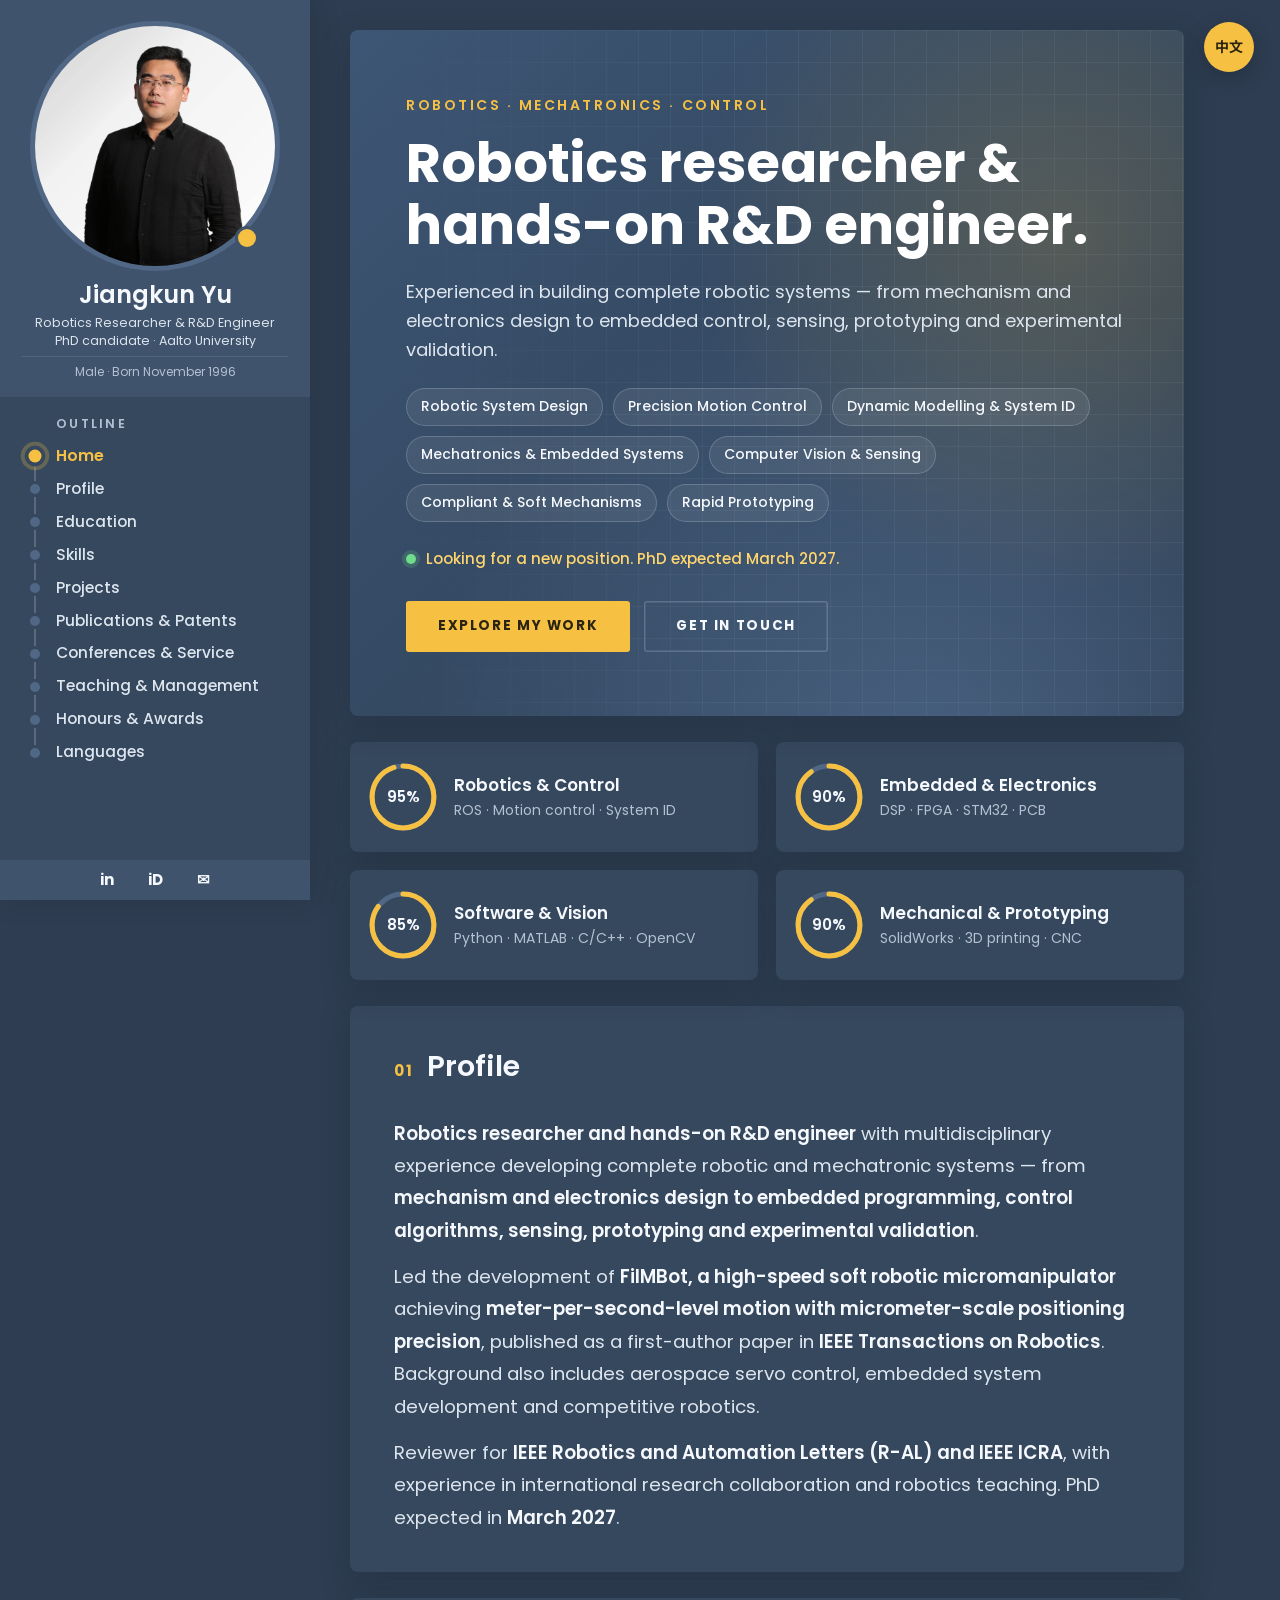
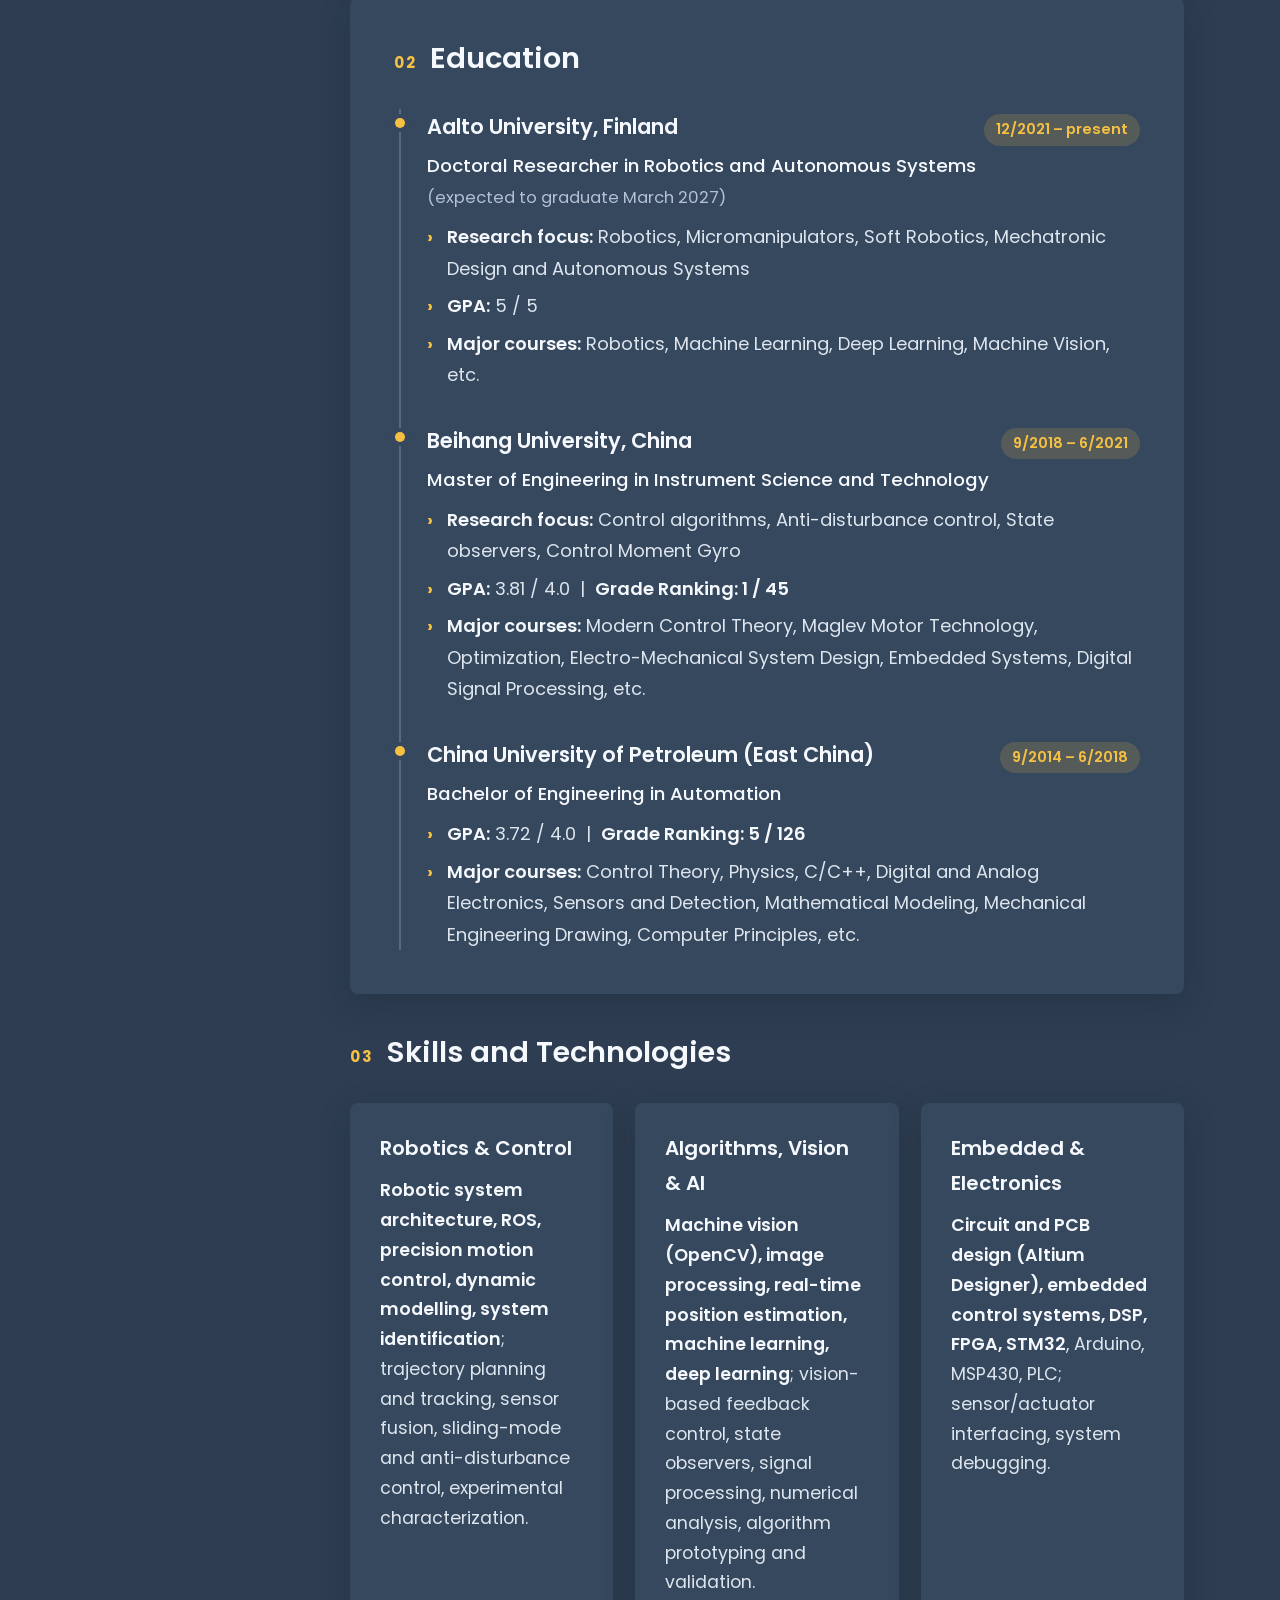
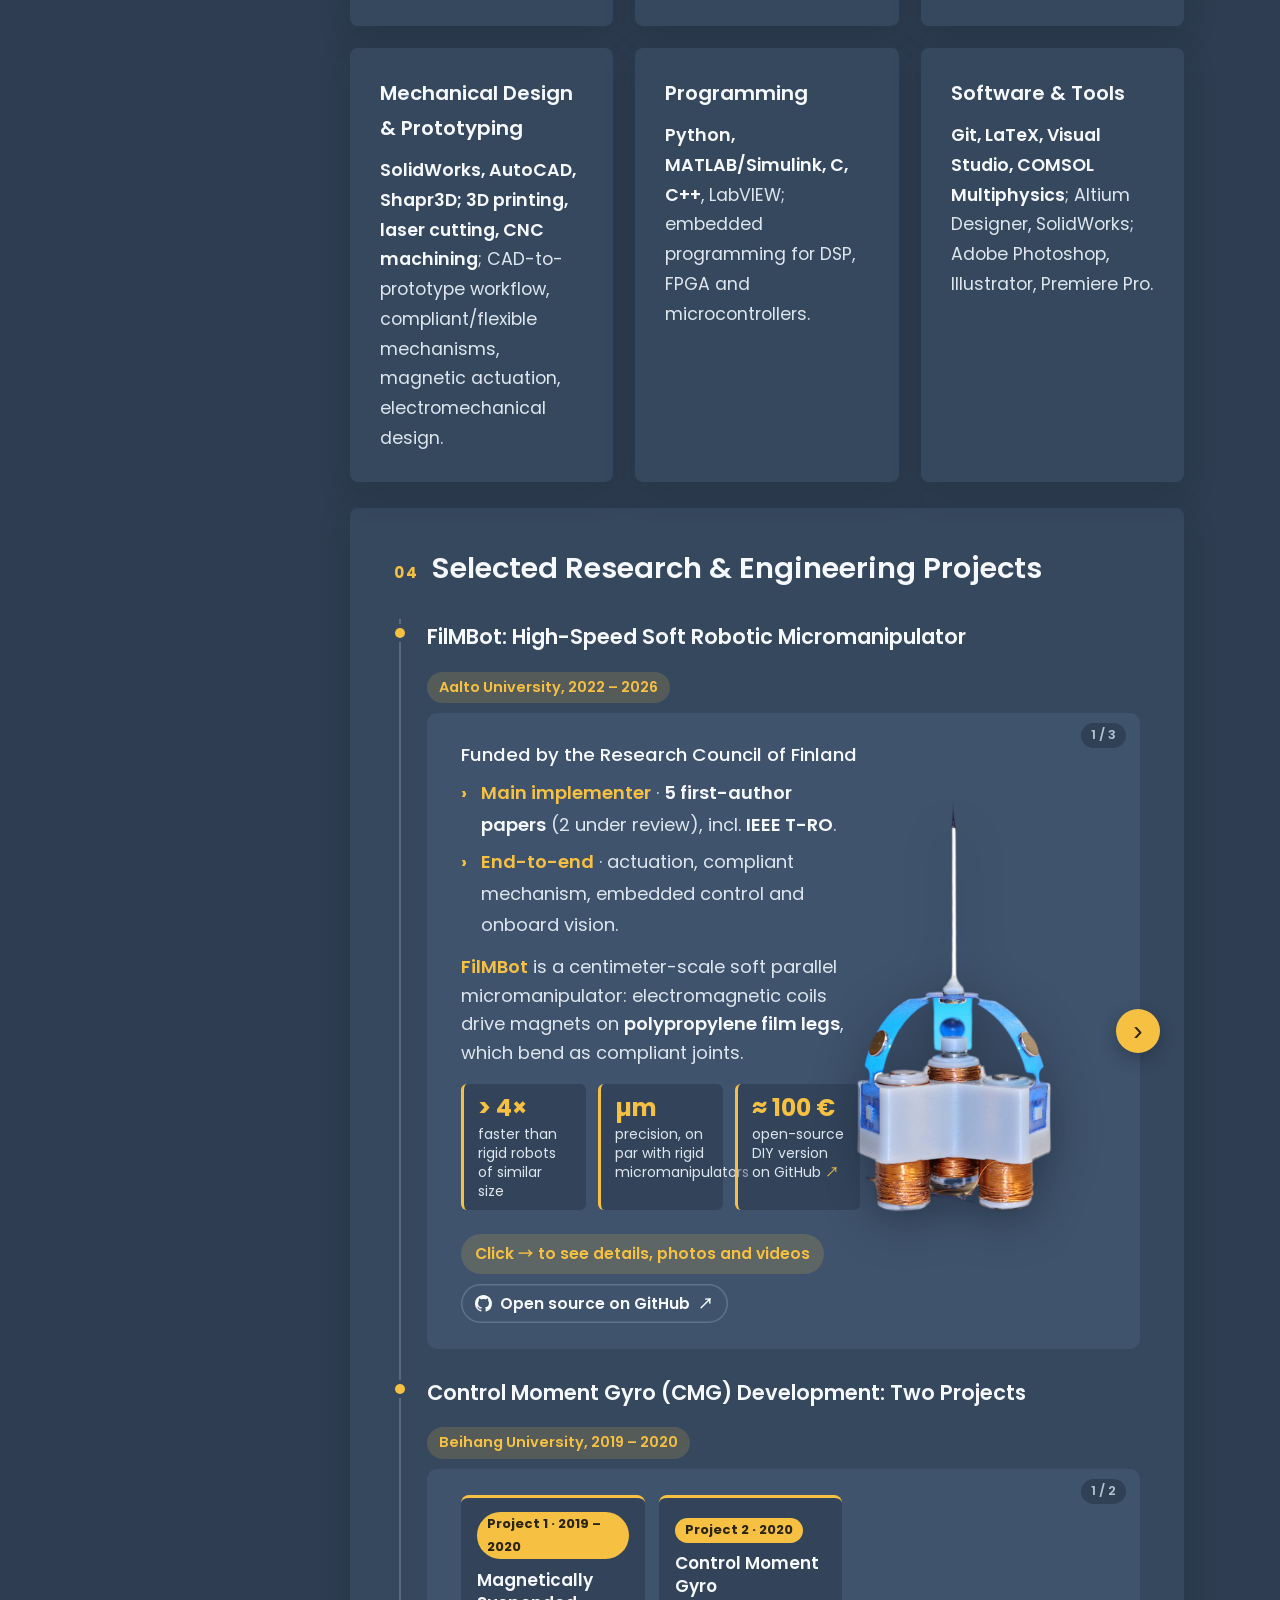
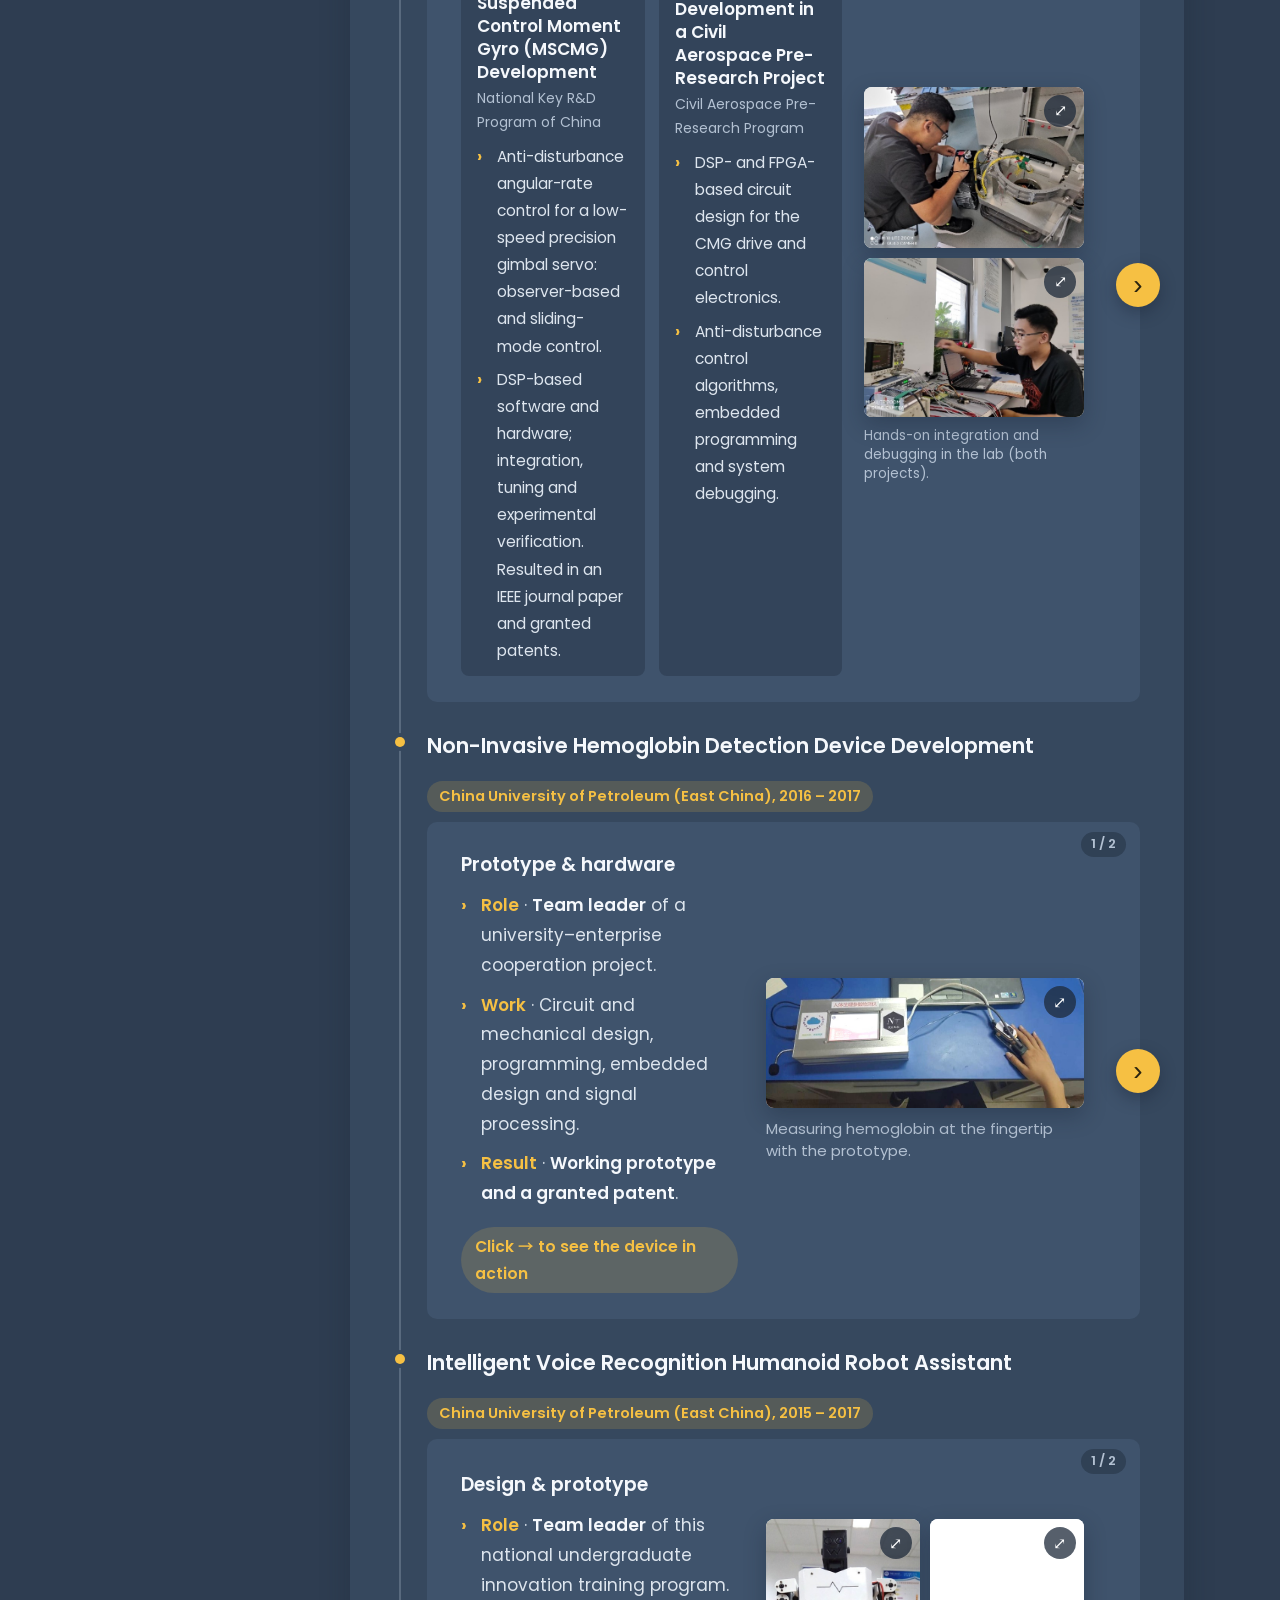
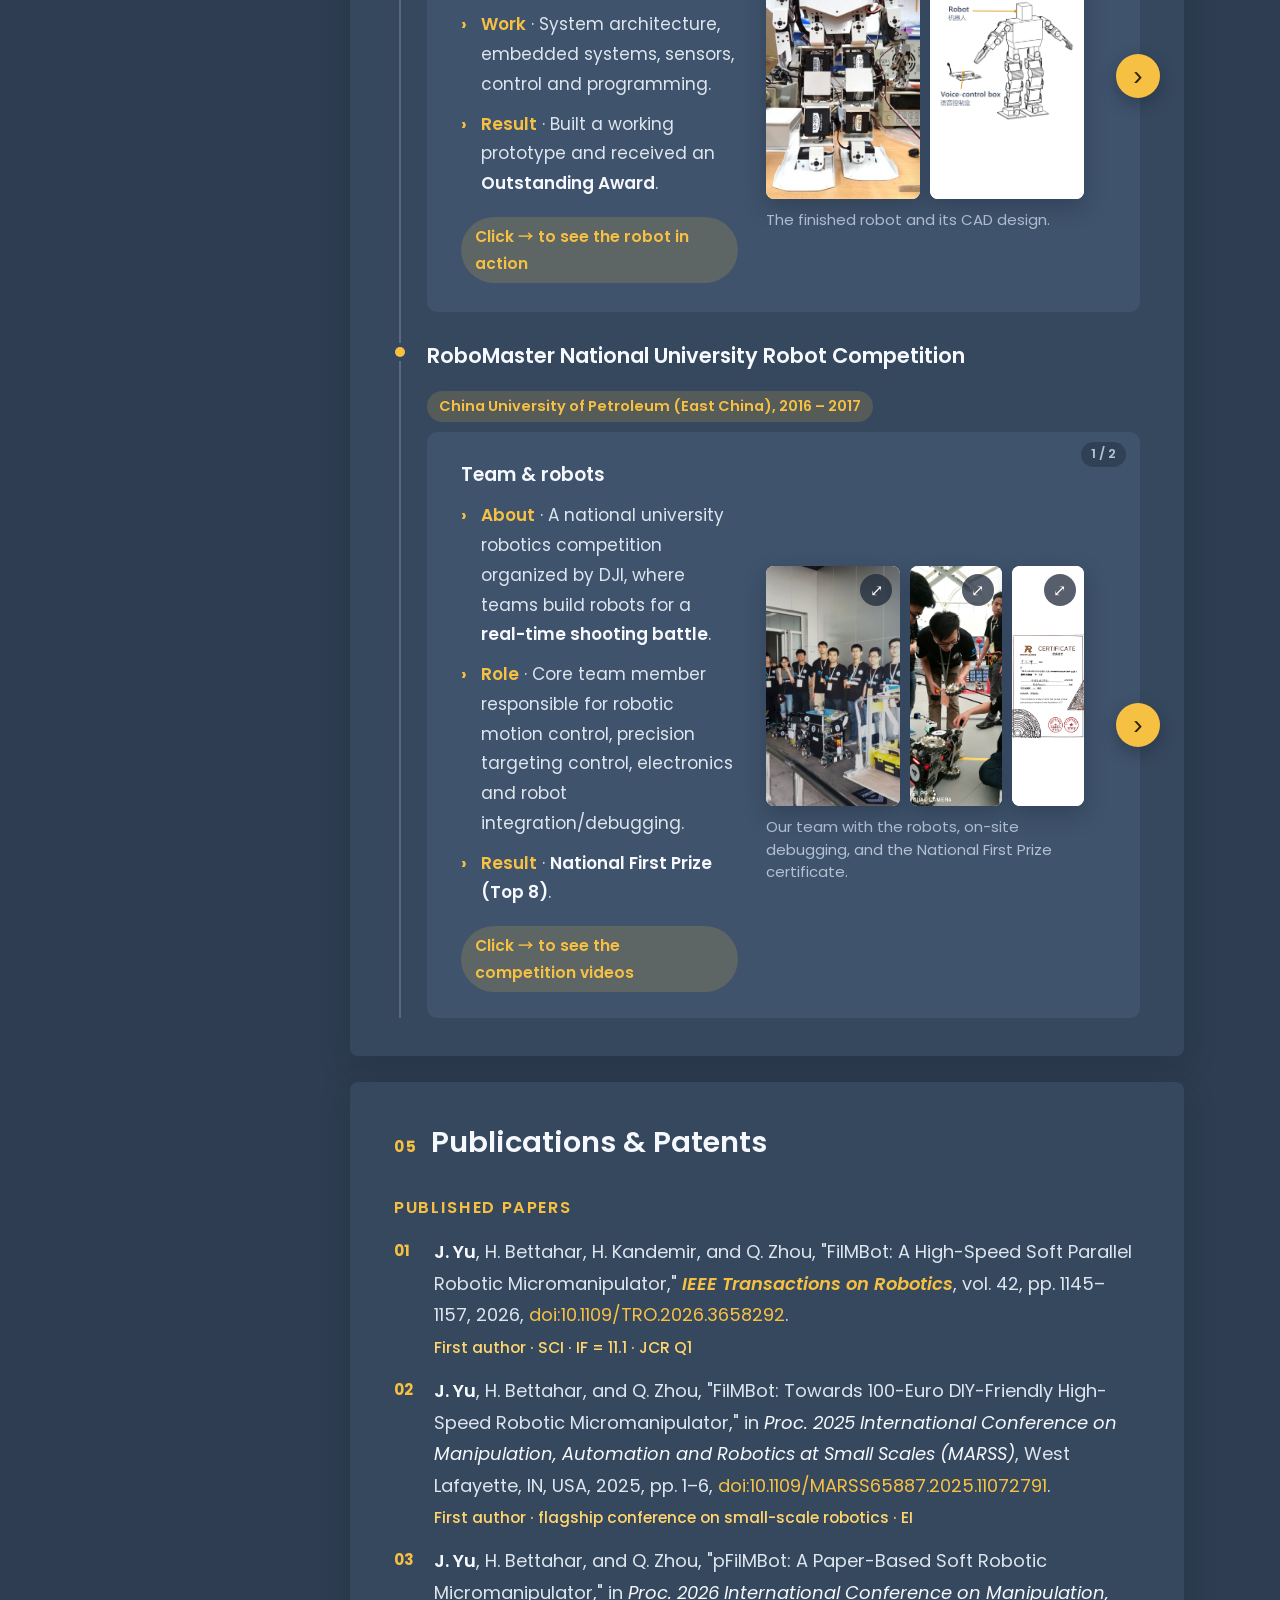
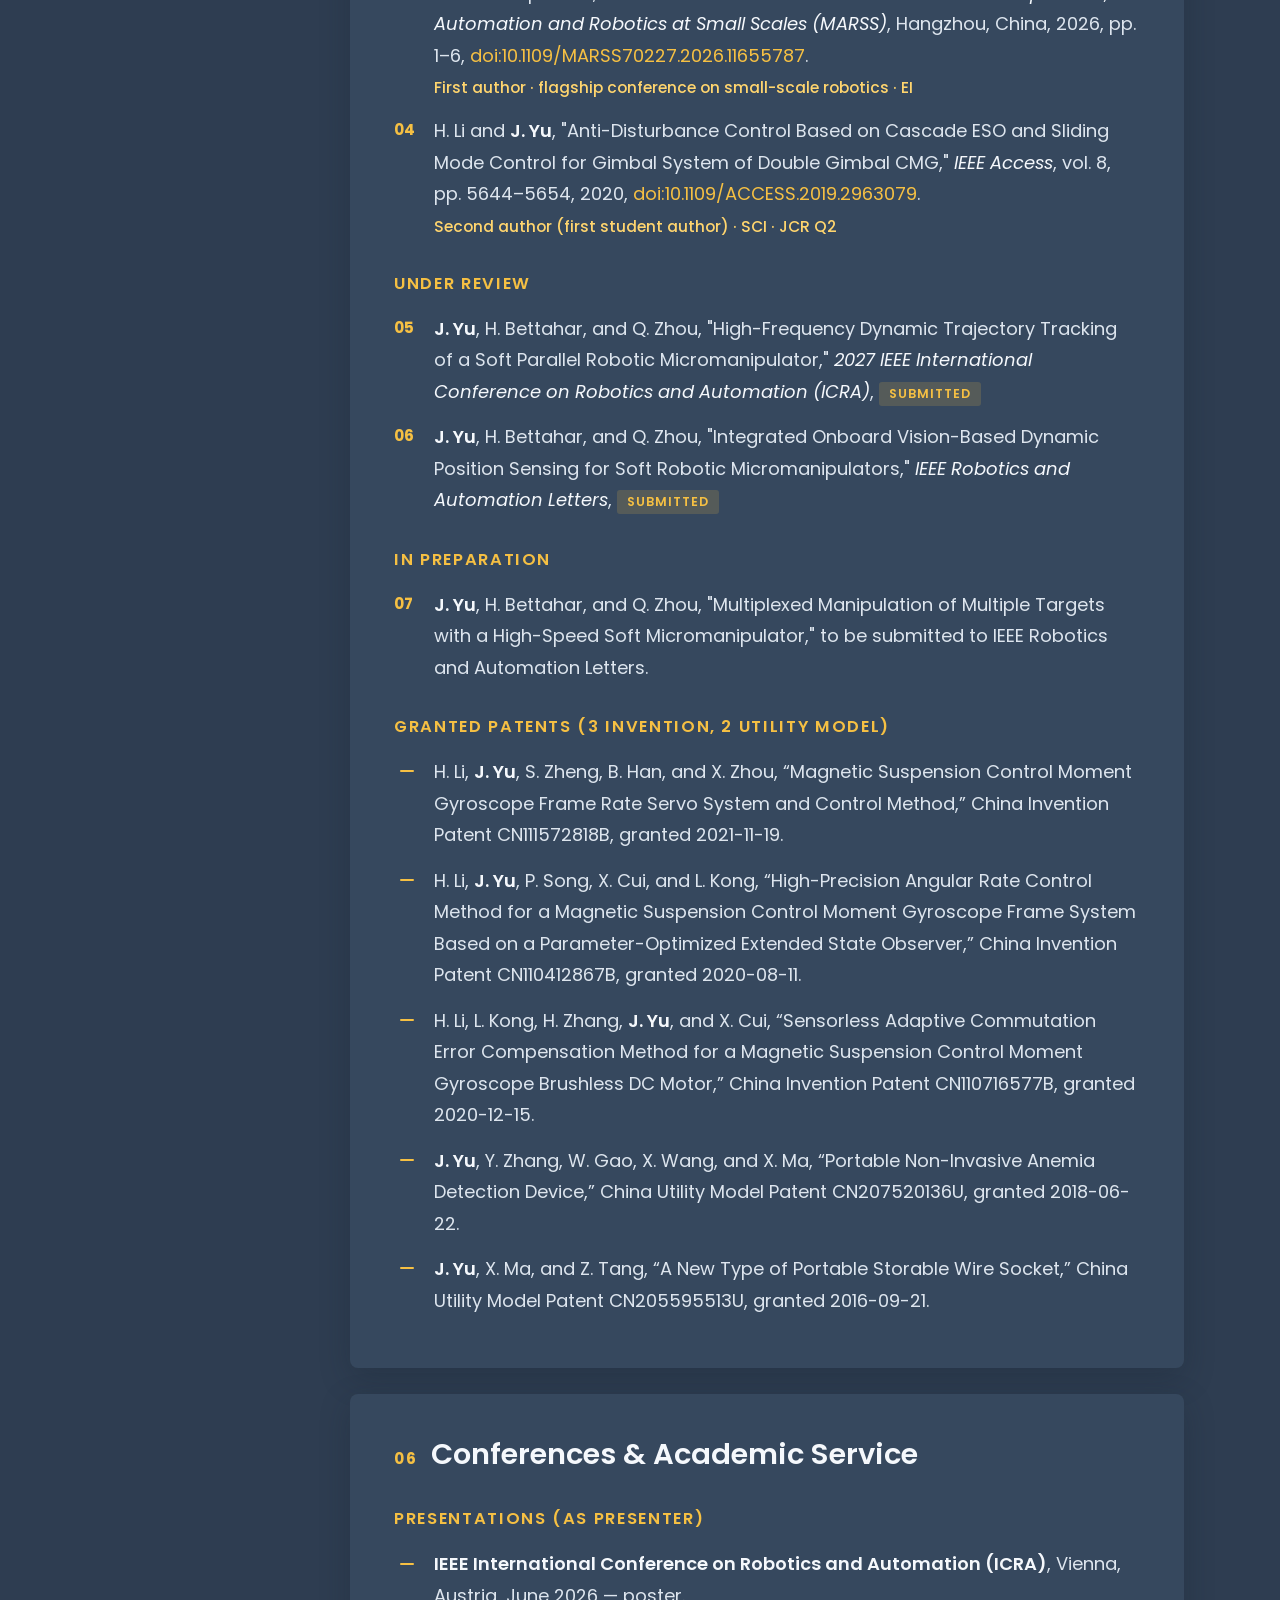
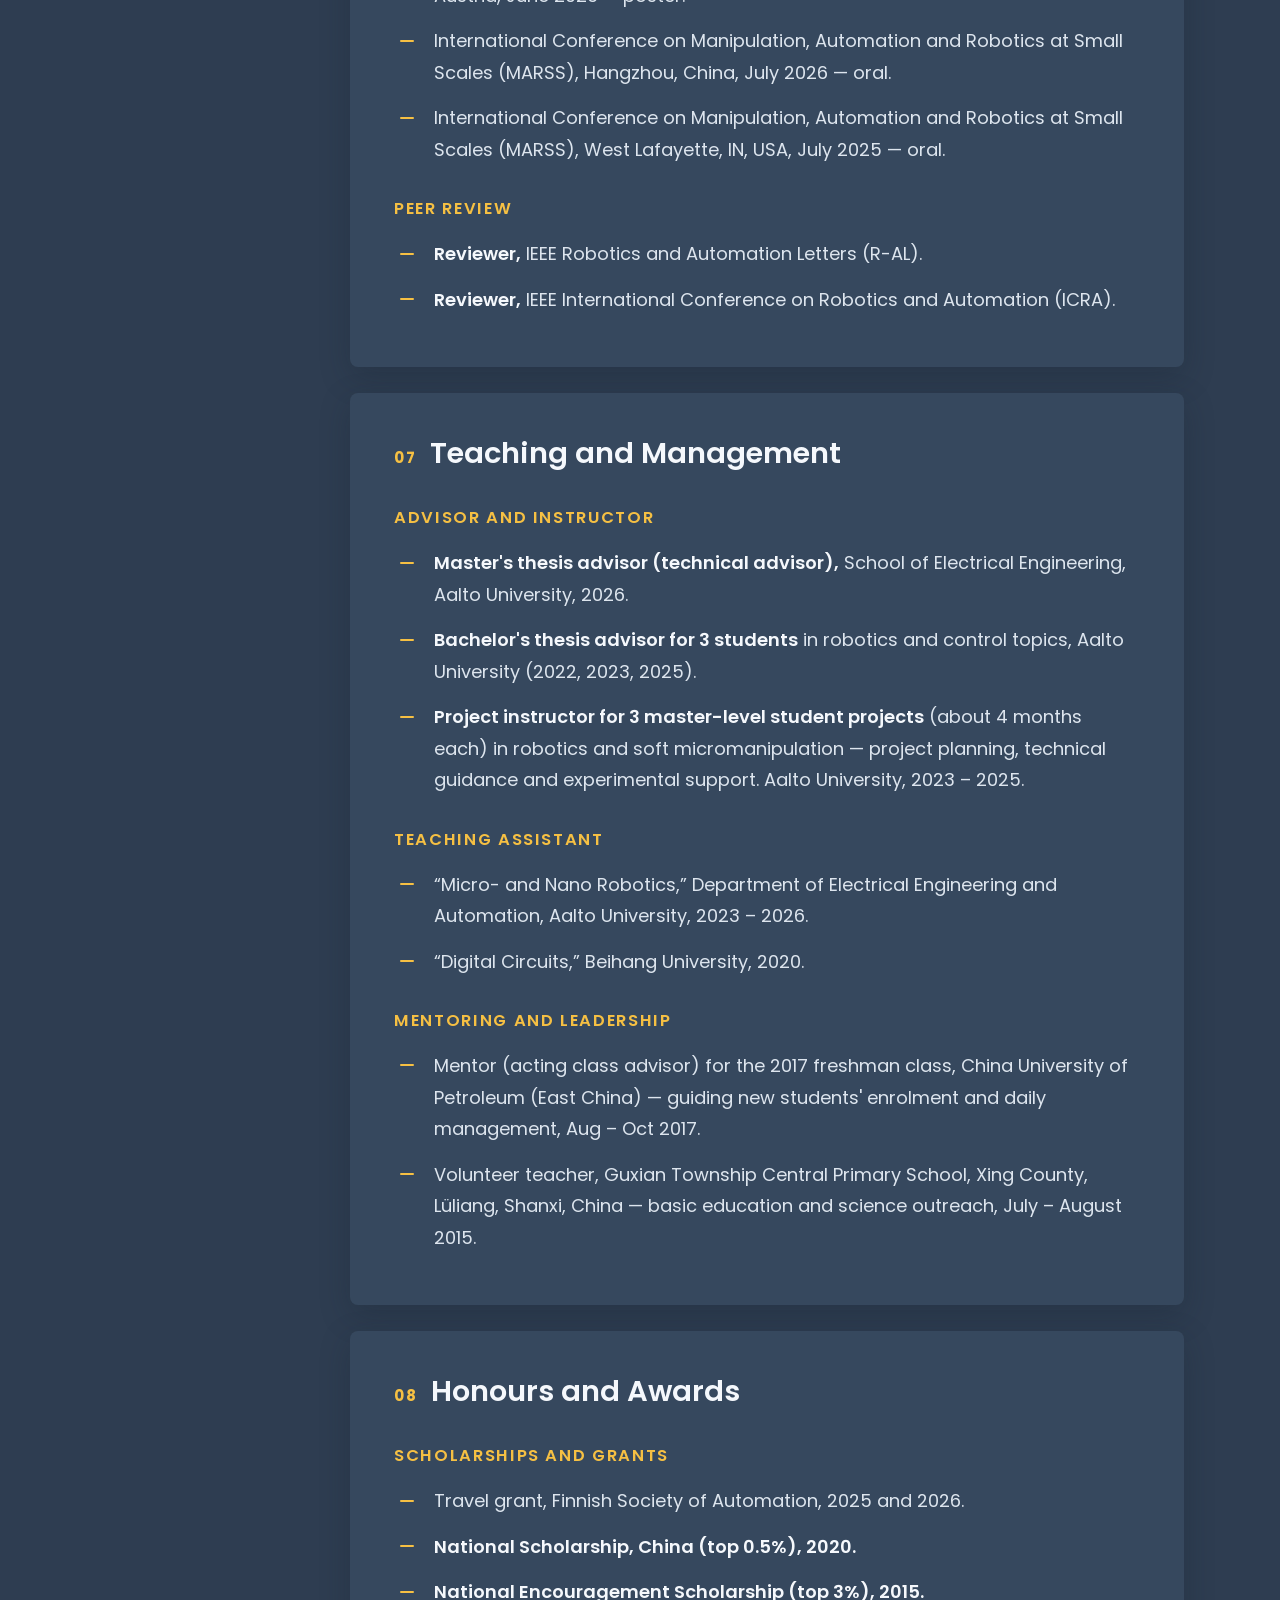
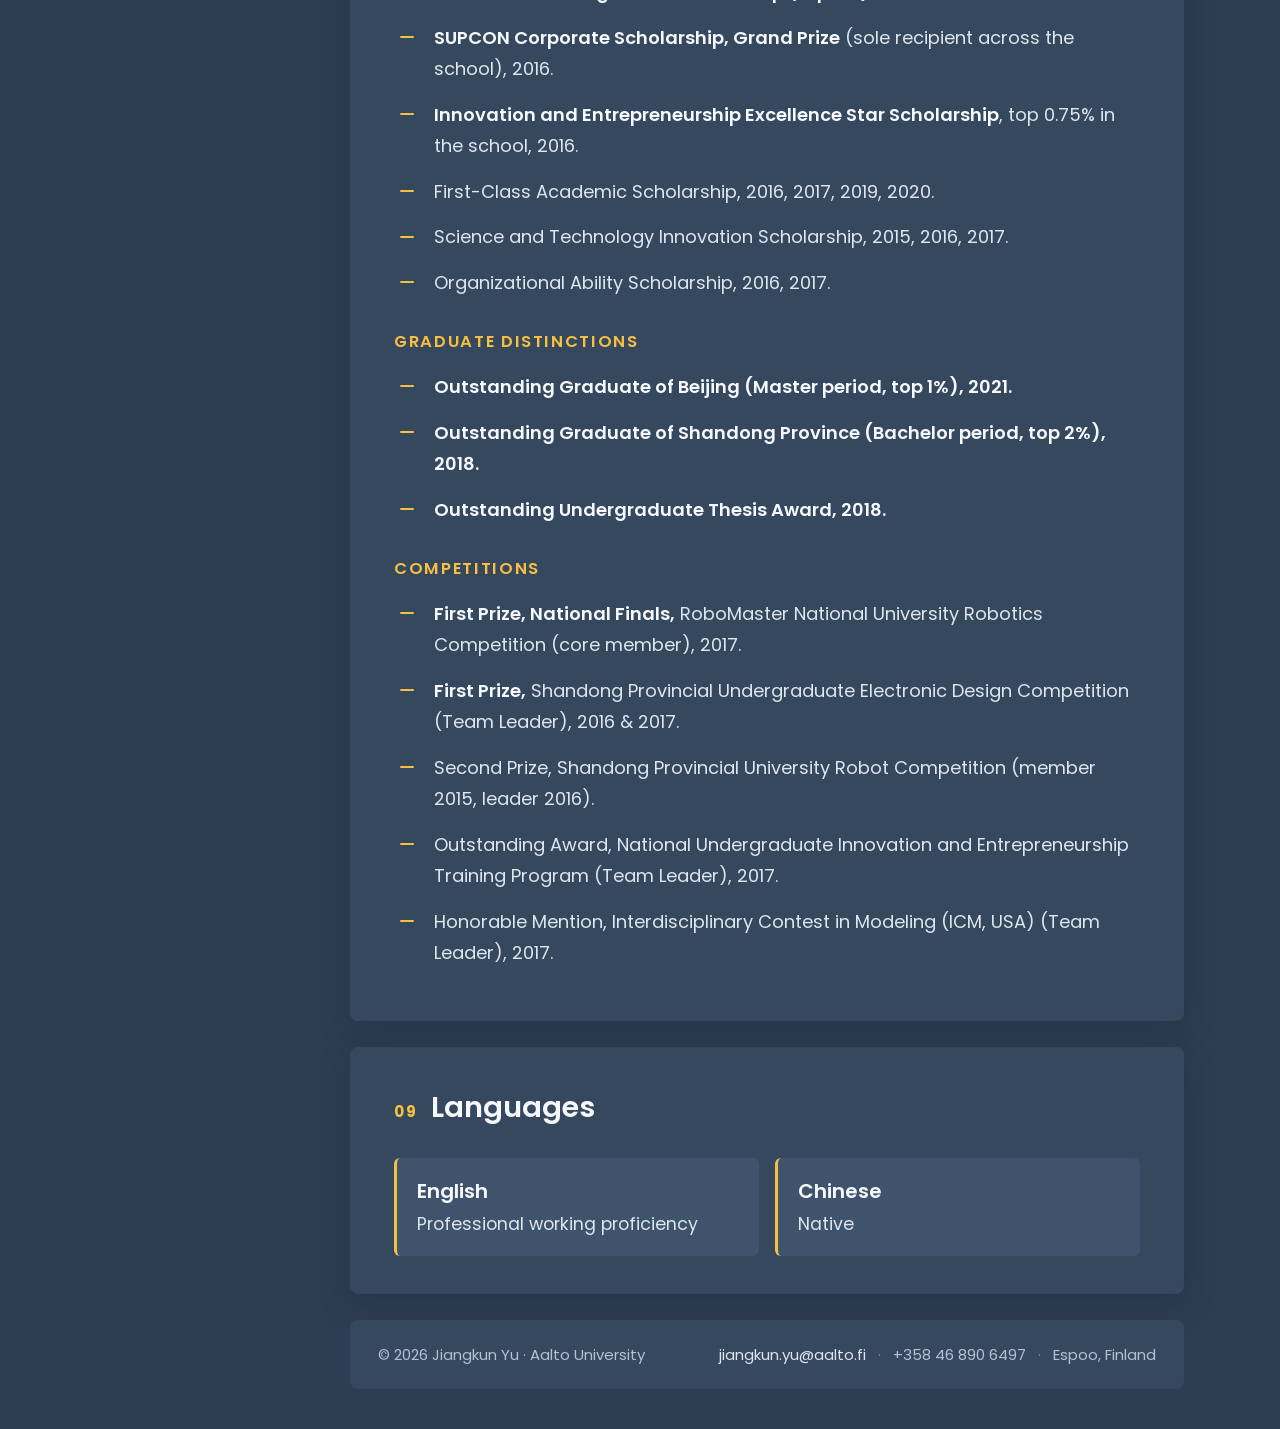
<file: index.html>
<!DOCTYPE html>
<html lang="en">
<head>
    <meta charset="UTF-8">
    <meta name="viewport" content="width=device-width, initial-scale=1.0">
    <title>Jiangkun Yu | Robotics Researcher & R&D Engineer</title>
    <meta name="description" content="Personal website of Jiangkun Yu, robotics researcher and hands-on R&D engineer at Aalto University: robotic system design, precision motion control, mechatronics, embedded systems and computer vision.">
    <link rel="preconnect" href="https://fonts.googleapis.com">
    <link rel="preconnect" href="https://fonts.gstatic.com" crossorigin>
    <link href="https://fonts.googleapis.com/css2?family=Poppins:wght@400;500;600;700&family=Noto+Sans+SC:wght@400;500;600;700&family=JetBrains+Mono:wght@400;500&display=swap" rel="stylesheet">
    <link rel="stylesheet" href="style.css?v=27">
</head>
<body>

    <!-- Language toggle -->
    <button id="lang-toggle" class="lang-toggle" aria-label="Switch language">
        <span data-en="中文" data-zh="EN">中文</span>
    </button>

    <div class="layout">

    <!-- ============== SIDEBAR ============== -->
    <aside class="sidebar">
        <div class="sidebar__profile">
            <div class="avatar">
                <img src="assets/profile.jpg" alt="Jiangkun Yu">
                <span class="avatar__dot" aria-hidden="true"></span>
            </div>
            <h1 class="sidebar__name" data-en="Jiangkun Yu" data-zh="于江坤">Jiangkun Yu</h1>
            <p class="sidebar__role" data-en="Robotics Researcher & R&D Engineer" data-zh="机器人科研人员 · 研发工程师">Robotics Researcher & R&D Engineer</p>
            <p class="sidebar__role" data-en="PhD candidate · Aalto University" data-zh="博士研究生 · 阿尔托大学">PhD candidate · Aalto University</p>
            <div class="sidebar__meta">
                <p data-en="Male · Born November 1996" data-zh="男 · 1996 年 11 月">Male · Born November 1996</p>
                <!-- shown only in the Chinese version -->
                <p class="zh-only" data-en="" data-zh="籍贯:山东省日照市"></p>
                <p class="zh-only" data-en="" data-zh="电话(微信):17854227548"></p>
            </div>
        </div>

        <!-- ============== OUTLINE (section navigator) ============== -->
        <nav class="sidebar__scroll outline" aria-label="Page outline">
            <p class="outline__heading" data-en="Outline" data-zh="目录">Outline</p>
            <ol class="outline__list">
                <li><a href="#top" data-en="Home" data-zh="首页">Home</a></li>
                <li><a href="#profile" data-en="Profile" data-zh="个人简介">Profile</a></li>
                <li><a href="#education" data-en="Education" data-zh="教育背景">Education</a></li>
                <li><a href="#skills" data-en="Skills" data-zh="技能">Skills</a></li>
                <li><a href="#projects" data-en="Projects" data-zh="项目经历">Projects</a></li>
                <li><a href="#publications" data-en="Publications & Patents" data-zh="学术成果">Publications & Patents</a></li>
                <li><a href="#conferences" data-en="Conferences & Service" data-zh="学术会议与服务">Conferences & Service</a></li>
                <li><a href="#teaching" data-en="Teaching & Management" data-zh="教学和组织">Teaching & Management</a></li>
                <li><a href="#honours" data-en="Honours & Awards" data-zh="荣誉与奖项">Honours & Awards</a></li>
                <li><a href="#languages" data-en="Languages" data-zh="语言">Languages</a></li>
            </ol>
        </nav>

        <div class="sidebar__social">
            <a href="https://linkedin.com/in/jiangkun-yu-5265a0278" target="_blank" rel="noopener" aria-label="LinkedIn" title="LinkedIn">in</a>
            <a href="https://orcid.org/0000-0002-8745-996X" target="_blank" rel="noopener" aria-label="ORCID" title="ORCID">iD</a>
            <a href="mailto:jiangkun.yu@aalto.fi" aria-label="Email" title="Email: jiangkun.yu@aalto.fi">✉</a>
        </div>
    </aside>

    <main class="page" id="top">

        <!-- ============== HERO BANNER ============== -->
        <header class="hero">
            <div class="hero__grid" aria-hidden="true"></div>
            <div class="hero__content">
                <p class="hero__eyebrow" data-en="Robotics · Mechatronics · Control" data-zh="机器人 · 机电一体化 · 控制">Robotics · Mechatronics · Control</p>
                <h2 class="hero__headline" data-en="Robotics researcher & hands-on R&D engineer." data-zh="机器人领域科研人员与研发工程师。">Robotics researcher & hands-on R&D engineer.</h2>
                <p class="hero__lead" data-en="Experienced in building complete robotic systems — from mechanism and electronics design to embedded control, sensing, prototyping and experimental validation."
                   data-zh="具备完整机器人系统的研发经验:从机构与电路设计,到嵌入式控制、感知、原型开发与实验验证。">Experienced in building complete robotic systems — from mechanism and electronics design to embedded control, sensing, prototyping and experimental validation.</p>

                <ul class="chips">
                    <li data-en="Robotic System Design" data-zh="机器人系统设计">Robotic System Design</li>
                    <li data-en="Precision Motion Control" data-zh="精密运动控制">Precision Motion Control</li>
                    <li data-en="Dynamic Modelling & System ID" data-zh="动力学建模与系统辨识">Dynamic Modelling & System ID</li>
                    <li data-en="Mechatronics & Embedded Systems" data-zh="机电一体化与嵌入式系统">Mechatronics & Embedded Systems</li>
                    <li data-en="Computer Vision & Sensing" data-zh="机器视觉与感知">Computer Vision & Sensing</li>
                    <li data-en="Compliant & Soft Mechanisms" data-zh="柔顺与软体机构">Compliant & Soft Mechanisms</li>
                    <li data-en="Rapid Prototyping" data-zh="快速原型开发">Rapid Prototyping</li>
                </ul>

                <p class="hero__status">
                    <span class="hero__status-dot" aria-hidden="true"></span>
                    <span data-en="Looking for a new position. PhD expected March 2027."
                          data-zh="正在寻找新的工作机会。预计 2027 年 3 月博士毕业。">Looking for a new position. PhD expected March 2027.</span>
                </p>

                <div class="hero__actions">
                    <a class="btn" href="#projects" data-en="Explore my work" data-zh="查看项目经历">Explore my work</a>
                    <a class="btn btn--ghost" href="mailto:jiangkun.yu@aalto.fi" data-en="Get in touch" data-zh="联系我">Get in touch</a>
                </div>
            </div>
        </header>

        <!-- ============== MAIN SKILLS ============== -->
        <!-- change --p (0–100) and the % label to adjust each ring -->
        <section class="fields">
            <div class="field">
                <div class="ring" style="--p: 95">
                    <svg viewBox="0 0 36 36" aria-hidden="true"><circle class="ring__bg" cx="18" cy="18" r="15.9"/><circle class="ring__fg" cx="18" cy="18" r="15.9"/></svg>
                    <span class="ring__label">95%</span>
                </div>
                <div class="field__text">
                    <h3 class="field__name" data-en="Robotics & Control" data-zh="机器人与控制">Robotics & Control</h3>
                    <p class="field__desc" data-en="ROS · Motion control · System ID" data-zh="ROS · 运动控制 · 系统辨识">ROS · Motion control · System ID</p>
                </div>
            </div>
            <div class="field">
                <div class="ring" style="--p: 90">
                    <svg viewBox="0 0 36 36" aria-hidden="true"><circle class="ring__bg" cx="18" cy="18" r="15.9"/><circle class="ring__fg" cx="18" cy="18" r="15.9"/></svg>
                    <span class="ring__label">90%</span>
                </div>
                <div class="field__text">
                    <h3 class="field__name" data-en="Embedded & Electronics" data-zh="嵌入式与电子">Embedded & Electronics</h3>
                    <p class="field__desc" data-en="DSP · FPGA · STM32 · PCB" data-zh="DSP · FPGA · STM32 · PCB">DSP · FPGA · STM32 · PCB</p>
                </div>
            </div>
            <div class="field">
                <div class="ring" style="--p: 85">
                    <svg viewBox="0 0 36 36" aria-hidden="true"><circle class="ring__bg" cx="18" cy="18" r="15.9"/><circle class="ring__fg" cx="18" cy="18" r="15.9"/></svg>
                    <span class="ring__label">85%</span>
                </div>
                <div class="field__text">
                    <h3 class="field__name" data-en="Software & Vision" data-zh="软件与视觉">Software & Vision</h3>
                    <p class="field__desc" data-en="Python · MATLAB · C/C++ · OpenCV" data-zh="Python · MATLAB · C/C++ · OpenCV">Python · MATLAB · C/C++ · OpenCV</p>
                </div>
            </div>
            <div class="field">
                <div class="ring" style="--p: 90">
                    <svg viewBox="0 0 36 36" aria-hidden="true"><circle class="ring__bg" cx="18" cy="18" r="15.9"/><circle class="ring__fg" cx="18" cy="18" r="15.9"/></svg>
                    <span class="ring__label">90%</span>
                </div>
                <div class="field__text">
                    <h3 class="field__name" data-en="Mechanical & Prototyping" data-zh="机械设计与原型">Mechanical & Prototyping</h3>
                    <p class="field__desc" data-en="SolidWorks · 3D printing · CNC" data-zh="SolidWorks · 3D 打印 · 数控">SolidWorks · 3D printing · CNC</p>
                </div>
            </div>
        </section>

        <!-- ============== 01 PROFILE ============== -->
        <section class="card" id="profile">
            <h2 class="card__title">
                <span class="card__num">01</span>
                <span data-en="Profile" data-zh="个人简介">Profile</span>
            </h2>
            <div class="card__body">
                <p>
                    <strong data-en="Robotics researcher and hands-on R&D engineer" data-zh="机器人方向博士研究生与实践型研发工程师"></strong>
                    <span data-en=" with multidisciplinary experience developing complete robotic and mechatronic systems — from "
                          data-zh=",具备跨学科背景,能够独立完成从"></span>
                    <strong data-en="mechanism and electronics design to embedded programming, control algorithms, sensing, prototyping and experimental validation"
                            data-zh="机构与电路设计、嵌入式编程、控制算法、感知到原型开发与实验验证"></strong><span data-en="." data-zh="的完整机器人与机电系统研发,并具备独立开展科研课题、定量实验分析及撰写学术论文的能力。"></span>
                </p>
                <p>
                    <span data-en="Led the development of " data-zh="博士期间主导研发了"></span>
                    <strong data-en="FilMBot, a high-speed soft robotic micromanipulator" data-zh="高速软体并联微操纵器 FilMBot"></strong>
                    <span data-en=" achieving " data-zh=",实现了"></span>
                    <strong data-en="meter-per-second-level motion with micrometer-scale positioning precision" data-zh="米每秒级运动速度与微米级定位精度"></strong><span data-en=", published as a first-author paper in " data-zh=",并以第一作者在机器人领域顶级期刊 "></span>
                    <strong data-en="IEEE Transactions on Robotics" data-zh="IEEE Transactions on Robotics"></strong><span data-en=". Background also includes aerospace servo control, embedded system development and competitive robotics."
                          data-zh=" 发表论文。此外具有航天伺服控制、嵌入式系统开发及机器人竞赛经历。"></span>
                </p>
                <p>
                    <span data-en="Reviewer for " data-zh="担任 "></span>
                    <strong data-en="IEEE Robotics and Automation Letters (R-AL) and IEEE ICRA" data-zh="IEEE Robotics and Automation Letters(R-AL)期刊与 IEEE ICRA 会议"></strong><span data-en=", with experience in international research collaboration and robotics teaching. PhD expected in "
                          data-zh=" 审稿人,具有国际化科研合作及机器人课程教学经验。预计 "></span>
                    <strong data-en="March 2027" data-zh="2027 年 3 月"></strong><span data-en="." data-zh="博士毕业。"></span>
                </p>
            </div>
        </section>

        <!-- ============== 02 EDUCATION ============== -->
        <section class="card" id="education">
            <h2 class="card__title">
                <span class="card__num">02</span>
                <span data-en="Education" data-zh="教育背景">Education</span>
            </h2>
            <div class="card__body">

                <article class="entry">
                    <div class="entry__head">
                        <h3 class="entry__title" data-en="Aalto University, Finland" data-zh="阿尔托大学(Aalto University),芬兰"></h3>
                        <span class="entry__date" data-en="12/2021 – present" data-zh="2021.12 – 至今"></span>
                    </div>
                    <p class="entry__role" data-en="Doctoral Researcher in Robotics and Autonomous Systems"
                       data-zh="机器人与自主系统方向 博士研究生"></p>
                    <p class="entry__sub" data-en="(expected to graduate March 2027)" data-zh="(预计 2027 年 3 月毕业)"></p>
                    <ul class="entry__list">
                        <li><strong data-en="Research focus:" data-zh="研究方向:"></strong> <span data-en="Robotics, Micromanipulators, Soft Robotics, Mechatronic Design and Autonomous Systems" data-zh="机器人,微操纵器,软体机器人,机电设计与自主系统"></span></li>
                        <li><strong>GPA:</strong> 5 / 5</li>
                        <li><strong data-en="Major courses:" data-zh="主修课程:"></strong> <span data-en="Robotics, Machine Learning, Deep Learning, Machine Vision, etc." data-zh="机器人学,机器学习,深度学习,机器视觉等"></span></li>
                    </ul>
                </article>

                <article class="entry">
                    <div class="entry__head">
                        <h3 class="entry__title" data-en="Beihang University, China" data-zh="北京航空航天大学"></h3>
                        <span class="entry__date" data-en="9/2018 – 6/2021" data-zh="2018.09 – 2021.06"></span>
                    </div>
                    <p class="entry__role" data-en="Master of Engineering in Instrument Science and Technology"
                       data-zh="仪器科学与技术 工学硕士"></p>
                    <ul class="entry__list">
                        <li><strong data-en="Research focus:" data-zh="研究方向:"></strong> <span data-en="Control algorithms, Anti-disturbance control, State observers, Control Moment Gyro" data-zh="控制算法,抗干扰控制,状态观测器,控制力矩陀螺"></span></li>
                        <li><strong>GPA:</strong> 3.81 / 4.0 &nbsp;|&nbsp; <strong data-en="Grade Ranking: 1 / 45" data-zh="专业排名:1 / 45"></strong></li>
                        <li><strong data-en="Major courses:" data-zh="主修课程:"></strong> <span data-en="Modern Control Theory, Maglev Motor Technology, Optimization, Electro-Mechanical System Design, Embedded Systems, Digital Signal Processing, etc." data-zh="现代控制理论,磁悬浮电机技术,最优化方法,机电系统设计,嵌入式系统,数字信号处理等"></span></li>
                    </ul>
                </article>

                <article class="entry">
                    <div class="entry__head">
                        <h3 class="entry__title" data-en="China University of Petroleum (East China)" data-zh="中国石油大学(华东)"></h3>
                        <span class="entry__date" data-en="9/2014 – 6/2018" data-zh="2014.09 – 2018.06"></span>
                    </div>
                    <p class="entry__role" data-en="Bachelor of Engineering in Automation"
                       data-zh="自动化 工学学士"></p>
                    <ul class="entry__list">
                        <li><strong>GPA:</strong> 3.72 / 4.0 &nbsp;|&nbsp; <strong data-en="Grade Ranking: 5 / 126" data-zh="专业排名:5 / 126"></strong></li>
                        <li><strong data-en="Major courses:" data-zh="主修课程:"></strong> <span data-en="Control Theory, Physics, C/C++, Digital and Analog Electronics, Sensors and Detection, Mathematical Modeling, Mechanical Engineering Drawing, Computer Principles, etc." data-zh="控制理论,C/C++,数字与模拟电子技术,传感器与检测技术,微机原理,数学建模等"></span></li>
                    </ul>
                </article>

            </div>
        </section>

        <!-- ============== 03 SKILLS ============== -->
        <section class="card" id="skills">
            <h2 class="card__title">
                <span class="card__num">03</span>
                <span data-en="Skills and Technologies" data-zh="技能">Skills and Technologies</span>
            </h2>
            <div class="card__body">
                <div class="skills-grid">

                    <div class="skill-card">
                        <h3 class="skill-card__title" data-en="Robotics & Control" data-zh="机器人与控制"></h3>
                        <p>
                            <strong data-en="Robotic system architecture, ROS, precision motion control, dynamic modelling, system identification" data-zh="机器人系统架构、ROS、精密运动控制、动力学建模、系统辨识"></strong><span data-en="; trajectory planning and tracking, sensor fusion, sliding-mode and anti-disturbance control, experimental characterization." data-zh=";轨迹规划与跟踪、传感器融合、滑模与抗扰动控制、实验表征。"></span>
                        </p>
                    </div>

                    <div class="skill-card">
                        <h3 class="skill-card__title" data-en="Algorithms, Vision & AI" data-zh="算法、视觉与人工智能"></h3>
                        <p>
                            <strong data-en="Machine vision (OpenCV), image processing, real-time position estimation, machine learning, deep learning" data-zh="机器视觉(OpenCV)、图像处理、实时位置估计、机器学习、深度学习"></strong><span data-en="; vision-based feedback control, state observers, signal processing, numerical analysis, algorithm prototyping and validation." data-zh=";视觉反馈控制、状态观测器、信号处理、数值分析、算法原型开发与验证。"></span>
                        </p>
                    </div>

                    <div class="skill-card">
                        <h3 class="skill-card__title" data-en="Embedded & Electronics" data-zh="电子电路与嵌入式"></h3>
                        <p>
                            <strong data-en="Circuit and PCB design (Altium Designer), embedded control systems, DSP, FPGA, STM32" data-zh="电路与 PCB 设计(Altium Designer)、嵌入式控制系统、DSP、FPGA、STM32"></strong><span data-en=", Arduino, MSP430, PLC; sensor/actuator interfacing, system debugging." data-zh="、Arduino、MSP430、PLC;传感器/执行器接口、系统调试。"></span>
                        </p>
                    </div>

                    <div class="skill-card">
                        <h3 class="skill-card__title" data-en="Mechanical Design & Prototyping" data-zh="机械设计与原型开发"></h3>
                        <p>
                            <strong data-en="SolidWorks, AutoCAD, Shapr3D; 3D printing, laser cutting, CNC machining" data-zh="SolidWorks、AutoCAD、Shapr3D;3D 打印、激光切割、数控加工"></strong><span data-en="; CAD-to-prototype workflow, compliant/flexible mechanisms, magnetic actuation, electromechanical design." data-zh=";CAD 到原型的完整流程、柔顺机构、磁驱动、机电设计。"></span>
                        </p>
                    </div>

                    <div class="skill-card">
                        <h3 class="skill-card__title" data-en="Programming" data-zh="编程语言"></h3>
                        <p>
                            <strong data-en="Python, MATLAB/Simulink, C, C++" data-zh="Python、MATLAB/Simulink、C、C++"></strong><span data-en=", LabVIEW; embedded programming for DSP, FPGA and microcontrollers." data-zh="、LabVIEW;面向 DSP、FPGA 与单片机的嵌入式编程。"></span>
                        </p>
                    </div>

                    <div class="skill-card">
                        <h3 class="skill-card__title" data-en="Software & Tools" data-zh="软件与工具"></h3>
                        <p>
                            <strong data-en="Git, LaTeX, Visual Studio, COMSOL Multiphysics" data-zh="Git、LaTeX、Visual Studio、COMSOL Multiphysics"></strong><span data-en="; Altium Designer, SolidWorks; Adobe Photoshop, Illustrator, Premiere Pro." data-zh=";Altium Designer、SolidWorks;Adobe Photoshop、Illustrator、Premiere Pro。"></span>
                        </p>
                    </div>

                </div>
            </div>
        </section>

        <!-- ============== 04 PROJECTS ============== -->
        <section class="card" id="projects">
            <h2 class="card__title">
                <span class="card__num">04</span>
                <span data-en="Selected Research & Engineering Projects" data-zh="项目经历">Selected Research & Engineering Projects</span>
            </h2>
            <div class="card__body">

                <article class="entry">
                    <div class="entry__head">
                        <h3 class="entry__title" data-en="FilMBot: High-Speed Soft Robotic Micromanipulator" data-zh="FilMBot 高速软体机器人微操纵器研究"></h3>
                        <span class="entry__date" data-en="Aalto University, 2022 – 2026" data-zh="阿尔托大学,2022 – 2026"></span>
                    </div>

                    <!-- ===== Project slider: each <section class="slide"> is one page (all pages get the height of the tallest one).
                         To give another project a slider, copy this <div class="slider"> block and edit the slides. ===== -->
                    <div class="slider" tabindex="0" aria-roledescription="carousel">
                        <div class="slider__viewport">
                            <div class="slider__track">

                                <!-- 1. Overview: text + large faded robot (transparent PNG) on the right -->
                                <section class="slide slide--intro">
                                    <img class="slide__bg" src="assets/projects%20photos/FilMBot_Cover.png" alt="" aria-hidden="true">
                                    <div class="slide__body">
                                        <p class="entry__role" data-en="Funded by the Research Council of Finland" data-zh="芬兰科学院资助项目"></p>
                                        <ul class="entry__list">
                                            <li>
                                                <strong class="hl" data-en="Main implementer" data-zh="项目主要实施人"></strong>
                                                <span data-en=" · " data-zh=" · 以第一作者完成 "></span>
                                                <strong data-en="5 first-author papers" data-zh="5 篇研究论文"></strong>
                                                <span data-en=" (2 under review), incl. " data-zh="(2 篇在投),包括 "></span>
                                                <strong data-en="IEEE T-RO" data-zh="IEEE T-RO"></strong><span data-en="." data-zh=" 论文。"></span>
                                            </li>
                                            <li>
                                                <strong class="hl" data-en="End-to-end" data-zh="端到端研发"></strong>
                                                <span data-en=" · actuation, compliant mechanism, embedded control and onboard vision."
                                                      data-zh=" · 驱动、柔顺机构、嵌入式控制与机载视觉。"></span>
                                            </li>
                                        </ul>
                                        <p class="slide__lead">
                                            <strong class="hl" data-en="FilMBot" data-zh="FilMBot"></strong>
                                            <span data-en=" is a centimeter-scale soft parallel micromanipulator: electromagnetic coils drive magnets on "
                                                  data-zh=" 是一种厘米尺度的软体并联微操纵器:电磁线圈驱动粘贴在"></span>
                                            <strong data-en="polypropylene film legs" data-zh="聚丙烯薄膜腿"></strong><span data-en=", which bend as compliant joints." data-zh="上的磁铁,薄膜腿作为柔顺关节弯曲。"></span>
                                        </p>
                                        <div class="slide__stats">
                                            <div class="stat"><span class="stat__num">&gt; 4×</span><span class="stat__label" data-en="faster than rigid robots of similar size" data-zh="快于同尺寸刚性机器人"></span></div>
                                            <div class="stat"><span class="stat__num">µm</span><span class="stat__label" data-en="precision, on par with rigid micromanipulators" data-zh="级精度,与刚性微操纵器相当"></span></div>
                                            <a class="stat stat--link" href="https://github.com/Jiangkun-Yu/FilMBot" target="_blank" rel="noopener"><span class="stat__num">≈ 100 €</span><span class="stat__label" data-en="open-source DIY version on GitHub" data-zh="开源 DIY 版本(GitHub)"></span></a>
                                        </div>
                                        <p class="slide__hint">
                                            <span data-en="Click → to see details, photos and videos" data-zh="点击 → 查看细节、图片与视频">Click → to see details, photos and videos</span>
                                        </p>
                                        <a class="slide__link" href="https://github.com/Jiangkun-Yu/FilMBot" target="_blank" rel="noopener"><svg viewBox="0 0 16 16" width="17" height="17" aria-hidden="true"><path fill="currentColor" d="M8 0C3.58 0 0 3.58 0 8c0 3.54 2.29 6.53 5.47 7.59.4.07.55-.17.55-.38 0-.19-.01-.82-.01-1.49-2.01.37-2.53-.49-2.69-.94-.09-.23-.48-.94-.82-1.13-.28-.15-.68-.52-.01-.53.63-.01 1.08.58 1.23.82.72 1.21 1.87.87 2.33.66.07-.52.28-.87.51-1.07-1.78-.2-3.64-.89-3.64-3.95 0-.87.31-1.59.82-2.15-.08-.2-.36-1.02.08-2.12 0 0 .67-.21 2.2.82.64-.18 1.32-.27 2-.27.68 0 1.36.09 2 .27 1.53-1.04 2.2-.82 2.2-.82.44 1.1.16 1.92.08 2.12.51.56.82 1.27.82 2.15 0 3.07-1.87 3.75-3.65 3.95.29.25.54.73.54 1.48 0 1.07-.01 1.93-.01 2.2 0 .21.15.46.55.38A8.013 8.013 0 0016 8c0-4.42-3.58-8-8-8z"/></svg><span data-en="Open source on GitHub" data-zh="GitHub 开源项目">Open source on GitHub</span><span aria-hidden="true">↗</span></a>
                                    </div>
                                </section>

                                <!-- 2. Design & development + figure -->
                                <section class="slide slide--split">
                                    <div class="slide__text">
                                        <h4 class="slide__title" data-en="Design & development" data-zh="设计与研发"></h4>
                                        <ul class="entry__list">
                                            <li>
                                                <strong class="hl" data-en="Role" data-zh="角色"></strong>
                                                <span data-en=" · Contributed to the grant proposal; as " data-zh=" · 参与项目申请书撰写;作为"></span>
                                                <strong data-en="main implementer" data-zh="主要实施人"></strong><span data-en=", led design, development and experiments." data-zh=",主导设计、研发与实验研究。"></span>
                                            </li>
                                            <li>
                                                <strong class="hl" data-en="Hardware" data-zh="硬件"></strong>
                                                <span data-en=" · " data-zh=" · "></span>
                                                <strong data-en="Electromagnetic actuation" data-zh="电磁驱动"></strong><span data-en=", compliant film-leg mechanism and electronics integration." data-zh="、柔顺薄膜腿机构与电子集成。"></span>
                                            </li>
                                            <li>
                                                <strong class="hl" data-en="Control" data-zh="控制"></strong>
                                                <span data-en=" · Dynamic modelling, " data-zh=" · 动力学建模、"></span>
                                                <strong data-en="system identification" data-zh="系统辨识"></strong><span data-en=", hybrid control and embedded implementation." data-zh="、混合控制与嵌入式实现。"></span>
                                            </li>
                                            <li>
                                                <strong class="hl" data-en="Prototyping" data-zh="原型"></strong>
                                                <span data-en=" · CAD, 3D printing and laser cutting; " data-zh=" · CAD、3D 打印与激光切割;"></span>
                                                <strong data-en="open-source build for about 100 €" data-zh="开源版本成本约 100 欧元"></strong><span data-en="." data-zh="。"></span>
                                            </li>
                                        </ul>
                                    </div>
                                    <figure class="slide__fig">
                                        <button class="slide__media" type="button" data-zoom="assets/projects%20photos/FilMBot_Fig1.png" aria-label="Enlarge figure">
                                            <img src="assets/projects%20photos/FilMBot_Fig1.png" alt="FilMBot structure and film-leg deformation" loading="lazy">
                                            <span class="slide__zoom">⤢</span>
                                        </button>
                                        <figcaption data-en="(A) Structure: coils actuate magnets on polypropylene film legs, which bend as compliant joints. (B) Leg deformation."
                                                    data-zh="(A) 结构:线圈驱动聚丙烯薄膜腿上的磁铁,薄膜腿作为柔顺关节弯曲;(B) 薄膜腿变形。"></figcaption>
                                    </figure>
                                </section>

                                <!-- 3. Experiments: short text + videos side by side -->
                                <section class="slide slide--media">
                                    <div class="slide__text">
                                        <h4 class="slide__title" data-en="Experiments & applications" data-zh="实验与应用"></h4>
                                        <ul class="entry__list slide__points">
                                            <li>
                                                <strong class="hl" data-en="Speed" data-zh="速度"></strong>
                                                <span data-en=" · Tracks circular trajectories at " data-zh=" · 实时跟踪 "></span>
                                                <strong data-en="1 Hz and 10 Hz" data-zh="1 Hz 与 10 Hz"></strong>
                                                <span data-en=" in real time." data-zh=" 圆形轨迹。"></span>
                                            </li>
                                            <li>
                                                <strong class="hl" data-en="Vision" data-zh="视觉"></strong>
                                                <span data-en=" · Onboard camera, image processing and " data-zh=" · 机载相机、图像处理与"></span>
                                                <strong data-en="real-time position estimation" data-zh="实时位置估计"></strong><span data-en="." data-zh="。"></span>
                                            </li>
                                            <li>
                                                <strong class="hl" data-en="Applications" data-zh="应用"></strong>
                                                <span data-en=" · Transient force strong enough to " data-zh=" · 瞬态力足以"></span>
                                                <strong data-en="puncture tissue" data-zh="刺穿组织"></strong><span data-en=", towards bio-sampling and micro-dosing." data-zh=",可用于生物采样与微量给药。"></span>
                                            </li>
                                        </ul>
                                    </div>
                                    <div class="slide__videos">
                                        <figure class="slide__fig">
                                            <div class="slide__media">
                                                <video src="assets/projects%20photos/FilMBot_Video2.mp4#t=3" controls muted playsinline preload="metadata"></video>
                                            </div>
                                            <figcaption>
                                                <strong data-en="High-frequency motion" data-zh="高频运动"></strong>
                                                <span data-en=" · Fast and precise circular motion, shown in real time." data-zh=" · 快速而精准的圆周运动,实时播放。"></span>
                                            </figcaption>
                                        </figure>
                                        <figure class="slide__fig">
                                            <div class="slide__media">
                                                <video src="assets/projects%20photos/FilMBot_Video1.mp4#t=4" data-rate="2" controls muted playsinline preload="metadata"></video>
                                            </div>
                                            <figcaption>
                                                <strong data-en="Low-cost fabrication" data-zh="低成本制作"></strong>
                                                <span data-en=" · From a plastic film to a working robot (2× speed)." data-zh=" · 从一张塑料薄膜到完整的机器人(2 倍速)。"></span>
                                            </figcaption>
                                        </figure>
                                    </div>
                                </section>

                            </div>
                        </div>

                        <button class="slider__arrow slider__arrow--prev" type="button" aria-label="Previous">‹</button>
                        <button class="slider__arrow slider__arrow--next" type="button" aria-label="Next">›</button>
                        <span class="slider__count" aria-live="polite"></span>
                    </div>
                </article>

                <!-- Two related CMG projects shown in one entry (shared photos/video) -->
                <article class="entry">
                    <div class="entry__head">
                        <h3 class="entry__title" data-en="Control Moment Gyro (CMG) Development: Two Projects" data-zh="磁悬浮控制力矩陀螺研发(两个项目)"></h3>
                        <span class="entry__date" data-en="Beihang University, 2019 – 2020" data-zh="北京航空航天大学,2019 – 2020"></span>
                    </div>

                    <div class="slider" tabindex="0" aria-roledescription="carousel">
                        <div class="slider__viewport">
                            <div class="slider__track">

                                <!-- 1. The two projects side by side + small lab photos -->
                                <section class="slide slide--projects">
                                    <div class="proj-pair">
                                        <div class="proj">
                                            <span class="proj__tag" data-en="Project 1 · 2019 – 2020" data-zh="项目 1 · 2019 – 2020"></span>
                                            <h4 class="proj__title" data-en="Magnetically Suspended Control Moment Gyro (MSCMG) Development" data-zh="国家重点研发项目:磁悬浮控制力矩陀螺研发"></h4>
                                            <p class="proj__meta" data-en="National Key R&amp;D Program of China" data-zh="国家重点研发计划"></p>
                                            <ul class="entry__list">
                                                <li data-en="Anti-disturbance angular-rate control for a low-speed precision gimbal servo: observer-based and sliding-mode control."
                                                    data-zh="在导师指导下深度参与,开发超低速框架伺服系统的高精度抗扰动角速率控制算法,包括基于观测器的控制与滑模控制。"></li>
                                                <li data-en="DSP-based software and hardware; integration, tuning and experimental verification. Resulted in an IEEE journal paper and granted patents."
                                                    data-zh="完成基于 DSP 的软硬件实现,参与系统集成、调试与实验验证;以学生一作发表 1 篇 IEEE 期刊论文并获授权专利。"></li>
                                            </ul>
                                        </div>
                                        <div class="proj">
                                            <span class="proj__tag" data-en="Project 2 · 2020" data-zh="项目 2 · 2020"></span>
                                            <h4 class="proj__title" data-en="Control Moment Gyro Development in a Civil Aerospace Pre-Research Project" data-zh="民用航天预研项目:磁悬浮控制力矩陀螺研发"></h4>
                                            <p class="proj__meta" data-en="Civil Aerospace Pre-Research Program" data-zh="民用航天预先研究项目"></p>
                                            <ul class="entry__list">
                                                <li data-en="DSP- and FPGA-based circuit design for the CMG drive and control electronics."
                                                    data-zh="在导师指导下深度参与,完成基于 DSP 与 FPGA 的驱动与控制电路设计。"></li>
                                                <li data-en="Anti-disturbance control algorithms, embedded programming and system debugging."
                                                    data-zh="开发抗扰动控制算法,完成嵌入式程序开发与系统调试。"></li>
                                            </ul>
                                        </div>
                                    </div>
                                    <div class="proj-photos">
                                        <button class="slide__media" type="button" data-zoom="assets/projects%20photos/Gyro_practice_web.jpg" aria-label="Enlarge photo">
                                            <img src="assets/projects%20photos/Gyro_practice_web.jpg" alt="Wiring the CMG gimbal test rig" loading="lazy">
                                            <span class="slide__zoom">⤢</span>
                                        </button>
                                        <button class="slide__media" type="button" data-zoom="assets/projects%20photos/Gyro_practice2_web.jpg" aria-label="Enlarge photo">
                                            <img src="assets/projects%20photos/Gyro_practice2_web.jpg" alt="Debugging the control electronics in the lab" loading="lazy">
                                            <span class="slide__zoom">⤢</span>
                                        </button>
                                        <p class="proj-photos__cap" data-en="Hands-on integration and debugging in the lab (both projects)." data-zh="实验室中的系统集成与调试(两个项目)。"></p>
                                    </div>
                                </section>

                                <!-- 2. Shared technical result + video -->
                                <section class="slide slide--split slide--wide-media">
                                    <div class="slide__text">
                                        <h4 class="slide__title" data-en="Shared core: precise gimbal-rate control" data-zh="共同核心:高精度框架角速率控制"></h4>
                                        <ul class="entry__list">
                                            <li>
                                                <strong class="hl" data-en="Problem" data-zh="问题"></strong>
                                                <span data-en=" · Nonlinear disturbances from the servo motor and " data-zh=" · 伺服电机与"></span>
                                                <strong data-en="harmonic drive" data-zh="谐波减速器"></strong><span data-en=" degrade low-speed gimbal rate." data-zh="引入的非线性扰动降低低速框架角速率精度。"></span>
                                            </li>
                                            <li>
                                                <strong class="hl" data-en="Method" data-zh="方法"></strong>
                                                <span data-en=" · A " data-zh=" · 提出"></span>
                                                <strong data-en="reduced-order cascaded extended state observer (RCESO)" data-zh="降阶级联扩张状态观测器(RCESO)"></strong><span data-en=" to estimate and reject them." data-zh=",估计并抑制扰动。"></span>
                                            </li>
                                            <li>
                                                <strong class="hl" data-en="Result" data-zh="结果"></strong>
                                                <span data-en=" · Rate fluctuation cut from " data-zh=" · 角速率波动从 "></span>
                                                <strong data-en="0.52°/s to 0.18°/s (over 60%)" data-zh="0.52°/s 降至 0.18°/s(降低 60% 以上)"></strong><span data-en="." data-zh="。"></span>
                                            </li>
                                        </ul>
                                    </div>
                                    <figure class="slide__fig">
                                        <div class="slide__media">
                                            <video src="assets/projects%20photos/Gyro_Video1.mp4" controls muted playsinline preload="metadata"></video>
                                        </div>
                                        <figcaption data-en="Single-gimbal MSCMG and the disturbance-rejection result."
                                                    data-zh="单框架磁悬浮控制力矩陀螺及扰动抑制效果。"></figcaption>
                                    </figure>
                                </section>

                            </div>
                        </div>

                        <button class="slider__arrow slider__arrow--prev" type="button" aria-label="Previous">‹</button>
                        <button class="slider__arrow slider__arrow--next" type="button" aria-label="Next">›</button>
                        <span class="slider__count" aria-live="polite"></span>
                    </div>
                </article>

                <article class="entry">
                    <div class="entry__head">
                        <h3 class="entry__title" data-en="Non-Invasive Hemoglobin Detection Device Development" data-zh="大学生校企合作项目:便携式无创血红蛋白检测"></h3>
                        <span class="entry__date" data-en="China University of Petroleum (East China), 2016 – 2017" data-zh="中国石油大学(华东),2016 – 2017"></span>
                    </div>
                    <div class="slider" tabindex="0" aria-roledescription="carousel">
                        <div class="slider__viewport">
                            <div class="slider__track">

                                <!-- 1. Overview + device / PCB photos -->
                                <section class="slide slide--split">
                                    <div class="slide__text">
                                        <h4 class="slide__title" data-en="Prototype & hardware" data-zh="样机与硬件"></h4>
                                        <ul class="entry__list">
                                            <li>
                                                <strong class="hl" data-en="Role" data-zh="角色"></strong>
                                                <span data-en=" · " data-zh=" · "></span>
                                                <strong data-en="Team leader" data-zh="学生团队负责人"></strong>
                                                <span data-en=" of a university–enterprise cooperation project." data-zh=",校企合作项目。"></span>
                                            </li>
                                            <li>
                                                <strong class="hl" data-en="Work" data-zh="工作"></strong>
                                                <span data-en=" · Circuit and mechanical design, programming, embedded design and signal processing."
                                                      data-zh=" · 完成系统架构、电路与机械设计、程序开发、嵌入式系统与信号处理等。"></span>
                                            </li>
                                            <li>
                                                <strong class="hl" data-en="Result" data-zh="成果"></strong>
                                                <span data-en=" · " data-zh=" · "></span>
                                                <strong data-en="Working prototype and a granted patent" data-zh="开发了原型样机并获得一项专利授权"></strong><span data-en="." data-zh="。"></span>
                                            </li>
                                        </ul>
                                        <p class="slide__hint">
                                            <span data-en="Click → to see the device in action" data-zh="点击 → 观看样机演示">Click → to see the device in action</span>
                                        </p>
                                    </div>
                                    <figure class="slide__fig">
                                        <button class="slide__media" type="button" data-zoom="assets/projects%20photos/Hemoglobin_photo2.jpg" aria-label="Enlarge photo">
                                            <img src="assets/projects%20photos/Hemoglobin_photo2.jpg" alt="Measuring hemoglobin at the fingertip with the prototype" loading="lazy">
                                            <span class="slide__zoom">⤢</span>
                                        </button>
                                        <figcaption data-en="Measuring hemoglobin at the fingertip with the prototype."
                                                    data-zh="使用样机进行指尖血红蛋白测量。"></figcaption>
                                    </figure>
                                </section>

                                <!-- 2. Demo video -->
                                <section class="slide slide--split slide--wide-media">
                                    <div class="slide__text">
                                        <h4 class="slide__title" data-en="Device in action" data-zh="样机演示"></h4>
                                        <ul class="entry__list">
                                            <li>
                                                <strong class="hl" data-en="Measure" data-zh="测量"></strong>
                                                <span data-en=" · Just place a finger in the sensor clip, " data-zh=" · 只需将手指放入指夹传感器,"></span>
                                                <strong data-en="no blood sample needed" data-zh="无需采血"></strong><span data-en="." data-zh="。"></span>
                                            </li>
                                            <li>
                                                <strong class="hl" data-en="Check" data-zh="验证"></strong>
                                                <span data-en=" · The reading is compared with a " data-zh=" · 测量结果与"></span>
                                                <strong data-en="hospital blood test" data-zh="医院血常规检测"></strong><span data-en="." data-zh="进行对比。"></span>
                                            </li>
                                        </ul>
                                        <div class="photo-stack__row">
                                            <button class="slide__media" type="button" data-zoom="assets/projects%20photos/Hemoglobin_photo3_web.jpg" aria-label="Enlarge photo">
                                                <img src="assets/projects%20photos/Hemoglobin_photo3_web.jpg" alt="Hemoglobin detection prototype with touch screen and finger sensor" loading="lazy">
                                                <span class="slide__zoom">⤢</span>
                                            </button>
                                            <button class="slide__media" type="button" data-zoom="assets/projects%20photos/Hemoglobin_photo4_PCB_web.jpg" aria-label="Enlarge photo">
                                                <img src="assets/projects%20photos/Hemoglobin_photo4_PCB_web.jpg" alt="Custom control PCB of the hemoglobin detector" loading="lazy">
                                                <span class="slide__zoom">⤢</span>
                                            </button>
                                        </div>
                                        <p class="proj-photos__cap" data-en="The prototype and the custom control PCB I designed." data-zh="样机与自主设计的控制电路板。"></p>
                                    </div>
                                    <figure class="slide__fig">
                                        <div class="slide__media">
                                            <video src="assets/projects%20photos/Hemoglobin_video1_web.mp4#t=2" controls muted playsinline preload="metadata"></video>
                                        </div>
                                        <figcaption data-en="Prototype demo with subtitles: a fingertip measurement, then a check against a blood test."
                                                    data-zh="样机演示(带字幕):指尖测量,并与血常规结果对比。"></figcaption>
                                    </figure>
                                </section>

                            </div>
                        </div>

                        <button class="slider__arrow slider__arrow--prev" type="button" aria-label="Previous">‹</button>
                        <button class="slider__arrow slider__arrow--next" type="button" aria-label="Next">›</button>
                        <span class="slider__count" aria-live="polite"></span>
                    </div>
                </article>

                <article class="entry">
                    <div class="entry__head">
                        <h3 class="entry__title" data-en="Intelligent Voice Recognition Humanoid Robot Assistant" data-zh="国家级大学生创新训练项目:智能语音识别机器人"></h3>
                        <span class="entry__date" data-en="China University of Petroleum (East China), 2015 – 2017" data-zh="中国石油大学(华东),2015 – 2017"></span>
                    </div>
                    <div class="slider" tabindex="0" aria-roledescription="carousel">
                        <div class="slider__viewport">
                            <div class="slider__track">

                                <!-- 1. Overview + robot photo and CAD drawing -->
                                <section class="slide slide--split">
                                    <div class="slide__text">
                                        <h4 class="slide__title" data-en="Design & prototype" data-zh="设计与样机"></h4>
                                        <ul class="entry__list">
                                            <li>
                                                <strong class="hl" data-en="Role" data-zh="角色"></strong>
                                                <span data-en=" · " data-zh=" · "></span>
                                                <strong data-en="Team leader" data-zh="学生团队负责人"></strong>
                                                <span data-en=" of this national undergraduate innovation training program." data-zh=",国家级大学生创新训练项目。"></span>
                                            </li>
                                            <li>
                                                <strong class="hl" data-en="Work" data-zh="工作"></strong>
                                                <span data-en=" · System architecture, embedded systems, sensors, control and programming."
                                                      data-zh=" · 完成系统架构、嵌入式系统设计、传感器、控制与程序开发。"></span>
                                            </li>
                                            <li>
                                                <strong class="hl" data-en="Result" data-zh="成果"></strong>
                                                <span data-en=" · Built a working prototype and received an " data-zh=" · 成功研发原型样机,获 "></span>
                                                <strong data-en="Outstanding Award" data-zh="优秀结题奖"></strong><span data-en="." data-zh="。"></span>
                                            </li>
                                        </ul>
                                        <p class="slide__hint">
                                            <span data-en="Click → to see the robot in action" data-zh="点击 → 观看机器人演示">Click → to see the robot in action</span>
                                        </p>
                                    </div>
                                    <figure class="slide__fig">
                                        <div class="slide__photos slide__photos--even">
                                            <button class="slide__media" type="button" data-zoom="assets/projects%20photos/Humanoid_photo1_web.jpg" aria-label="Enlarge photo">
                                                <img src="assets/projects%20photos/Humanoid_photo1_web.jpg" alt="The humanoid robot prototype" loading="lazy" style="object-position: center top">
                                                <span class="slide__zoom">⤢</span>
                                            </button>
                                            <button class="slide__media slide__media--drawing" type="button" data-zoom="assets/projects%20photos/Humanoid_CAD_labeled.png" aria-label="Enlarge drawing">
                                                <img src="assets/projects%20photos/Humanoid_CAD_labeled.png" alt="Labelled CAD drawing: humanoid robot and voice-control box" loading="lazy">
                                                <span class="slide__zoom">⤢</span>
                                            </button>
                                        </div>
                                        <figcaption data-en="The finished robot and its CAD design."
                                                    data-zh="机器人样机及其 CAD 设计图。"></figcaption>
                                    </figure>
                                </section>

                                <!-- 2. Demo video + detail photos -->
                                <section class="slide slide--split slide--narrow-media">
                                    <div class="slide__text">
                                        <h4 class="slide__title" data-en="Robot in action" data-zh="机器人演示"></h4>
                                        <ul class="entry__list">
                                            <li>
                                                <strong class="hl" data-en="Voice" data-zh="语音"></strong>
                                                <span data-en=" · Spoken commands make it " data-zh=" · 通过语音指令控制机器人"></span>
                                                <strong data-en="walk, squat, do push-ups and play music" data-zh="行走、蹲下、做俯卧撑和播放音乐"></strong><span data-en="." data-zh="。"></span>
                                            </li>
                                            <li>
                                                <strong class="hl" data-en="Hardware" data-zh="硬件"></strong>
                                                <span data-en=" · Camera head, servo-driven hand and a Bluetooth voice-control box."
                                                      data-zh=" · 摄像头头部、舵机驱动的机械手,以及蓝牙语音控制盒。"></span>
                                            </li>
                                        </ul>
                                        <div class="photo-stack__row photo-stack__row--3">
                                            <button class="slide__media" type="button" data-zoom="assets/projects%20photos/Humanoid_photo2_web.jpg" aria-label="Enlarge photo">
                                                <img src="assets/projects%20photos/Humanoid_photo2_web.jpg" alt="Camera in the robot head" loading="lazy">
                                                <span class="slide__zoom">⤢</span>
                                            </button>
                                            <button class="slide__media" type="button" data-zoom="assets/projects%20photos/Humanoid_photo3_web.png" aria-label="Enlarge photo">
                                                <img src="assets/projects%20photos/Humanoid_photo3_web.png" alt="Servo-driven robot hand" loading="lazy">
                                                <span class="slide__zoom">⤢</span>
                                            </button>
                                            <button class="slide__media slide__media--object" type="button" data-zoom="assets/projects%20photos/Humanoid_photo5.jpg" aria-label="Enlarge photo">
                                                <img src="assets/projects%20photos/Humanoid_photo5.jpg" alt="Bluetooth voice-control box" loading="lazy">
                                                <span class="slide__zoom">⤢</span>
                                            </button>
                                        </div>
                                        <p class="proj-photos__cap" data-en="Camera head · robot hand · voice-control box." data-zh="摄像头头部 · 机械手 · 语音控制盒。"></p>
                                    </div>
                                    <figure class="slide__fig">
                                        <!-- cropped video: the black side bars of the original are hidden with CSS (audio kept) -->
                                        <div class="slide__media vcrop" style="aspect-ratio: 1480 / 1220">
                                            <video src="assets/projects%20photos/Humanoid_video1.mp4" muted playsinline preload="metadata"></video>
                                            <button class="vcrop__big" type="button" aria-label="Play">▶</button>
                                            <div class="vcrop__bar">
                                                <button class="vcrop__btn vcrop__play" type="button" aria-label="Play / pause">▶</button>
                                                <div class="vcrop__seek" role="slider" aria-label="Seek"><span class="vcrop__fill"></span></div>
                                                <button class="vcrop__btn vcrop__sound" type="button" aria-label="Sound on / off">🔇</button>
                                                <button class="vcrop__btn vcrop__full" type="button" aria-label="Full screen">⛶</button>
                                            </div>
                                        </div>
                                        <figcaption data-en="Demo with subtitles: the robot follows spoken commands."
                                                    data-zh="演示视频(带字幕):机器人执行语音指令。"></figcaption>
                                    </figure>
                                </section>

                            </div>
                        </div>

                        <button class="slider__arrow slider__arrow--prev" type="button" aria-label="Previous">‹</button>
                        <button class="slider__arrow slider__arrow--next" type="button" aria-label="Next">›</button>
                        <span class="slider__count" aria-live="polite"></span>
                    </div>
                </article>

                <article class="entry">
                    <div class="entry__head">
                        <h3 class="entry__title" data-en="RoboMaster National University Robot Competition" data-zh="全国大学生机器人大赛 RoboMaster 机甲大师赛"></h3>
                        <span class="entry__date" data-en="China University of Petroleum (East China), 2016 – 2017" data-zh="中国石油大学(华东),2016 – 2017"></span>
                    </div>
                    <div class="slider" tabindex="0" aria-roledescription="carousel">
                        <div class="slider__viewport">
                            <div class="slider__track">

                                <!-- 1. Overview + team photos -->
                                <section class="slide slide--split">
                                    <div class="slide__text">
                                        <h4 class="slide__title" data-en="Team & robots" data-zh="团队与机器人"></h4>
                                        <ul class="entry__list">
                                            <li>
                                                <strong class="hl" data-en="About" data-zh="赛事"></strong>
                                                <span data-en=" · A national university robotics competition organized by DJI, where teams build robots for a " data-zh=" · 由大疆创新主办的全国大学生机器人赛事,各队自主研发机器人进行"></span>
                                                <strong data-en="real-time shooting battle" data-zh="实时射击对抗"></strong><span data-en="." data-zh="。"></span>
                                            </li>
                                            <li>
                                                <strong class="hl" data-en="Role" data-zh="角色"></strong>
                                                <span data-en=" · Core team member responsible for robotic motion control, precision targeting control, electronics and robot integration/debugging."
                                                      data-zh=" · 作为团队前三骨干成员深度参与,完成机器人运动控制、武器系统精准打击控制、电子电路设计与机器人调试。"></span>
                                            </li>
                                            <li>
                                                <strong class="hl" data-en="Result" data-zh="成绩"></strong>
                                                <span data-en=" · " data-zh=" · "></span>
                                                <strong data-en="National First Prize (Top 8)" data-zh="全国一等奖(全国八强)"></strong><span data-en="." data-zh="。"></span>
                                            </li>
                                        </ul>
                                        <p class="slide__hint">
                                            <span data-en="Click → to see the competition videos" data-zh="点击 → 观看比赛视频">Click → to see the competition videos</span>
                                        </p>
                                    </div>
                                    <figure class="slide__fig">
                                        <div class="slide__photos slide__photos--3">
                                            <button class="slide__media" type="button" data-zoom="assets/projects%20photos/RoboMaster2017_photo1.jpg" aria-label="Enlarge photo">
                                                <img src="assets/projects%20photos/RoboMaster2017_photo1.jpg" alt="Our RoboMaster 2017 team with the robots" loading="lazy">
                                                <span class="slide__zoom">⤢</span>
                                            </button>
                                            <button class="slide__media" type="button" data-zoom="assets/projects%20photos/RoboMaster2017_photo2_web.jpg" aria-label="Enlarge photo">
                                                <img src="assets/projects%20photos/RoboMaster2017_photo2_web.jpg" alt="Debugging our robot at the RoboMaster 2017 arena" loading="lazy">
                                                <span class="slide__zoom">⤢</span>
                                            </button>
                                            <button class="slide__media" type="button" data-zoom="assets/projects%20photos/Robmaster2017_certificate_web.jpg" aria-label="Enlarge certificate">
                                                <img src="assets/projects%20photos/Robmaster2017_certificate_web.jpg" alt="RoboMaster 2017 National First Prize certificate" loading="lazy">
                                                <span class="slide__zoom">⤢</span>
                                            </button>
                                        </div>
                                        <figcaption data-en="Our team with the robots, on-site debugging, and the National First Prize certificate."
                                                    data-zh="我们的团队与参赛机器人、赛场调试,以及全国一等奖证书。"></figcaption>
                                    </figure>
                                </section>

                                <!-- 2. Official RoboMaster videos (credited; not our team's footage) -->
                                <section class="slide slide--media">
                                    <div class="slide__text">
                                        <h4 class="slide__title" data-en="The competition" data-zh="赛事介绍"></h4>
                                        <p class="slide__credit">
                                            <span data-en="Videos: RoboMaster 2017 news footage © Xinhua News Agency (XinhuaVideo), shown for illustration only. The match is not my team's."
                                                  data-zh="视频来源:新华社(新华视频)RoboMaster 2017 新闻报道,版权归原作者所有,仅作赛事介绍之用;比赛画面并非本队。"></span>
                                        </p>
                                    </div>
                                    <div class="slide__videos">
                                        <figure class="slide__fig">
                                            <div class="slide__media">
                                                <video src="assets/projects%20photos/RoboMaster2017_rules.mp4" controls muted playsinline preload="metadata"></video>
                                            </div>
                                            <figcaption>
                                                <strong data-en="How it works" data-zh="比赛规则"></strong>
                                                <span data-en=" · An introduction to the RoboMaster 2017 rules." data-zh=" · RoboMaster 2017 比赛规则介绍。"></span>
                                            </figcaption>
                                        </figure>
                                        <figure class="slide__fig">
                                            <div class="slide__media">
                                                <video src="assets/projects%20photos/RoboMaster2017_real%20games.mp4" controls muted playsinline preload="metadata"></video>
                                            </div>
                                            <figcaption>
                                                <strong data-en="A real match" data-zh="真实比赛"></strong>
                                                <span data-en=" · RoboMaster 2017 match footage (other teams)." data-zh=" · RoboMaster 2017 比赛画面(其他参赛队)。"></span>
                                            </figcaption>
                                        </figure>
                                    </div>
                                </section>

                            </div>
                        </div>

                        <button class="slider__arrow slider__arrow--prev" type="button" aria-label="Previous">‹</button>
                        <button class="slider__arrow slider__arrow--next" type="button" aria-label="Next">›</button>
                        <span class="slider__count" aria-live="polite"></span>
                    </div>
                </article>

            </div>
        </section>

        <!-- ============== 05 PUBLICATIONS ============== -->
        <section class="card" id="publications">
            <h2 class="card__title">
                <span class="card__num">05</span>
                <span data-en="Publications & Patents" data-zh="学术成果">Publications & Patents</span>
            </h2>
            <div class="card__body">

                <h3 class="sub-title" data-en="Published Papers" data-zh="已发表论文"></h3>
                <ol class="pub-list">
                    <li>
                        <strong>J. Yu</strong>, H. Bettahar, H. Kandemir, and Q. Zhou, "FilMBot: A High-Speed Soft Parallel Robotic Micromanipulator," <em class="journal-top">IEEE Transactions on Robotics</em>, vol. 42, pp. 1145–1157, 2026, <a href="https://doi.org/10.1109/TRO.2026.3658292" target="_blank" rel="noopener">doi:10.1109/TRO.2026.3658292</a>.
                        <span class="pub-note" data-en="First author · SCI · IF = 11.1 · JCR Q1" data-zh="第一作者 · SCI 收录 · IF = 11.1 · JCR Q1"></span>
                    </li>
                    <li>
                        <strong>J. Yu</strong>, H. Bettahar, and Q. Zhou, "FilMBot: Towards 100-Euro DIY-Friendly High-Speed Robotic Micromanipulator," in <em>Proc. 2025 International Conference on Manipulation, Automation and Robotics at Small Scales (MARSS)</em>, West Lafayette, IN, USA, 2025, pp. 1–6, <a href="https://doi.org/10.1109/MARSS65887.2025.11072791" target="_blank" rel="noopener">doi:10.1109/MARSS65887.2025.11072791</a>.
                        <span class="pub-note" data-en="First author · flagship conference on small-scale robotics · EI" data-zh="第一作者 · 小尺度机器人领域旗舰国际会议 · EI 检索"></span>
                    </li>
                    <li>
                        <strong>J. Yu</strong>, H. Bettahar, and Q. Zhou, "pFilMBot: A Paper-Based Soft Robotic Micromanipulator," in <em>Proc. 2026 International Conference on Manipulation, Automation and Robotics at Small Scales (MARSS)</em>, Hangzhou, China, 2026, pp. 1–6, <a href="https://doi.org/10.1109/MARSS70227.2026.11655787" target="_blank" rel="noopener">doi:10.1109/MARSS70227.2026.11655787</a>.
                        <span class="pub-note" data-en="First author · flagship conference on small-scale robotics · EI" data-zh="第一作者 · 小尺度机器人领域旗舰国际会议 · EI 检索"></span>
                    </li>
                    <li>
                        H. Li and <strong>J. Yu</strong>, "Anti-Disturbance Control Based on Cascade ESO and Sliding Mode Control for Gimbal System of Double Gimbal CMG," <em>IEEE Access</em>, vol. 8, pp. 5644–5654, 2020, <a href="https://doi.org/10.1109/ACCESS.2019.2963079" target="_blank" rel="noopener">doi:10.1109/ACCESS.2019.2963079</a>.
                        <span class="pub-note" data-en="Second author (first student author) · SCI · JCR Q2" data-zh="第二作者(学生一作) · SCI 收录 · 中科院 2 区 Top · JCR Q2"></span>
                    </li>
                </ol>

                <h3 class="sub-title" data-en="Under Review" data-zh="投稿中论文"></h3>
                <ol class="pub-list" style="counter-reset: pubcount 4">
                    <li>
                        <strong>J. Yu</strong>, H. Bettahar, and Q. Zhou, "High-Frequency Dynamic Trajectory Tracking of a Soft Parallel Robotic Micromanipulator," <em>2027 IEEE International Conference on Robotics and Automation (ICRA)</em>, <span class="tag" data-en="submitted" data-zh="已投稿"></span>
                    </li>
                    <li>
                        <strong>J. Yu</strong>, H. Bettahar, and Q. Zhou, "Integrated Onboard Vision-Based Dynamic Position Sensing for Soft Robotic Micromanipulators," <em>IEEE Robotics and Automation Letters</em>, <span class="tag" data-en="submitted" data-zh="已投稿"></span>
                    </li>
                </ol>

                <h3 class="sub-title" data-en="In Preparation" data-zh="拟投稿论文"></h3>
                <ol class="pub-list" style="counter-reset: pubcount 6">
                    <li>
                        <strong>J. Yu</strong>, H. Bettahar, and Q. Zhou, "Multiplexed Manipulation of Multiple Targets with a High-Speed Soft Micromanipulator," <span data-en="to be submitted to IEEE Robotics and Automation Letters." data-zh="拟投稿 IEEE Robotics and Automation Letters。"></span>
                    </li>
                </ol>

                <h3 class="sub-title" data-en="Granted Patents (3 invention, 2 utility model)" data-zh="授权专利(3 项发明专利,2 项实用新型)"></h3>
                <ul class="pub-list pub-list--dash">
                    <li>H. Li, <strong>J. Yu</strong>, S. Zheng, B. Han, and X. Zhou, <span data-en="&ldquo;Magnetic Suspension Control Moment Gyroscope Frame Rate Servo System and Control Method,&rdquo;" data-zh="“一种磁悬浮控制力矩陀螺框架速率伺服系统及控制方法”,"></span> <span data-en="China Invention Patent CN111572818B, granted 2021-11-19." data-zh="中国发明专利,授权号 CN111572818B,授权日期 2021.11.19。"></span></li>
                    <li>H. Li, <strong>J. Yu</strong>, P. Song, X. Cui, and L. Kong, <span data-en="&ldquo;High-Precision Angular Rate Control Method for a Magnetic Suspension Control Moment Gyroscope Frame System Based on a Parameter-Optimized Extended State Observer,&rdquo;" data-zh="“基于参数优化扩张状态观测器的磁悬浮控制力矩陀螺框架系统高精度角速率控制方法”,"></span> <span data-en="China Invention Patent CN110412867B, granted 2020-08-11." data-zh="中国发明专利,授权号 CN110412867B,授权日期 2020.08.11。"></span></li>
                    <li>H. Li, L. Kong, H. Zhang, <strong>J. Yu</strong>, and X. Cui, <span data-en="&ldquo;Sensorless Adaptive Commutation Error Compensation Method for a Magnetic Suspension Control Moment Gyroscope Brushless DC Motor,&rdquo;" data-zh="“一种磁悬浮控制力矩陀螺无刷直流电机的无传感器自适应换相误差补偿方法”,"></span> <span data-en="China Invention Patent CN110716577B, granted 2020-12-15." data-zh="中国发明专利,授权号 CN110716577B,授权日期 2020.12.15。"></span></li>
                    <li><strong>J. Yu</strong>, Y. Zhang, W. Gao, X. Wang, and X. Ma, <span data-en="&ldquo;Portable Non-Invasive Anemia Detection Device,&rdquo;" data-zh="“一种便携式无创贫血检测装置”,"></span> <span data-en="China Utility Model Patent CN207520136U, granted 2018-06-22." data-zh="中国实用新型专利,授权号 CN207520136U,授权日期 2018.06.22。"></span></li>
                    <li><strong>J. Yu</strong>, X. Ma, and Z. Tang, <span data-en="&ldquo;A New Type of Portable Storable Wire Socket,&rdquo;" data-zh="“一种新型便携式可收纳导线插座”,"></span> <span data-en="China Utility Model Patent CN205595513U, granted 2016-09-21." data-zh="中国实用新型专利,授权号 CN205595513U,授权日期 2016.09.21。"></span></li>
                </ul>

            </div>
        </section>

        <!-- ============== 06 CONFERENCES & SERVICE ============== -->
        <section class="card" id="conferences">
            <h2 class="card__title">
                <span class="card__num">06</span>
                <span data-en="Conferences & Academic Service" data-zh="学术会议与学术服务">Conferences & Academic Service</span>
            </h2>
            <div class="card__body">
                <h3 class="sub-title" data-en="Presentations (as presenter)" data-zh="会议报告(本人作为汇报人)"></h3>
                <ul class="simple-list">
                    <li>
                        <strong data-en="IEEE International Conference on Robotics and Automation (ICRA)" data-zh="International Conference on Robotics and Automation(ICRA,机器人领域顶会)"></strong><span data-en=", Vienna, Austria, June 2026 — poster." data-zh=",维也纳,奥地利,2026 年 6 月,海报展示。"></span>
                    </li>
                    <li>
                        <span data-en="International Conference on Manipulation, Automation and Robotics at Small Scales (MARSS), Hangzhou, China, July 2026 — oral." data-zh="International Conference on Manipulation, Automation and Robotics at Small Scales(MARSS),杭州,中国,2026 年 7 月,口头报告。"></span>
                    </li>
                    <li>
                        <span data-en="International Conference on Manipulation, Automation and Robotics at Small Scales (MARSS), West Lafayette, IN, USA, July 2025 — oral." data-zh="International Conference on Manipulation, Automation and Robotics at Small Scales(MARSS),西拉法叶,印第安纳州,美国,2025 年 7 月,口头报告。"></span>
                    </li>
                </ul>

                <h3 class="sub-title" data-en="Peer Review" data-zh="审稿"></h3>
                <ul class="simple-list">
                    <li>
                        <strong data-en="Reviewer," data-zh="审稿人,"></strong>
                        <span data-en=" IEEE Robotics and Automation Letters (R-AL)." data-zh="IEEE Robotics and Automation Letters(R-AL)期刊。"></span>
                    </li>
                    <li>
                        <strong data-en="Reviewer," data-zh="审稿人,"></strong>
                        <span data-en=" IEEE International Conference on Robotics and Automation (ICRA)." data-zh="IEEE International Conference on Robotics and Automation(ICRA)会议。"></span>
                    </li>
                </ul>
            </div>
        </section>

        <!-- ============== 07 TEACHING ============== -->
        <section class="card" id="teaching">
            <h2 class="card__title">
                <span class="card__num">07</span>
                <span data-en="Teaching and Management" data-zh="教学和组织">Teaching and Management</span>
            </h2>
            <div class="card__body">

                <h3 class="sub-title" data-en="Advisor and Instructor" data-zh="指导教师"></h3>
                <ul class="simple-list">
                    <li>
                        <strong data-en="Master's thesis advisor (technical advisor)," data-zh="硕士毕业论文指导(技术指导),"></strong>
                        <span data-en=" School of Electrical Engineering, Aalto University, 2026."
                              data-zh="阿尔托大学电气工程学院,2026 年。"></span>
                    </li>
                    <li>
                        <strong data-en="Bachelor's thesis advisor for 3 students" data-zh="本科毕业论文导师 3 次"></strong>
                        <span data-en=" in robotics and control topics, Aalto University (2022, 2023, 2025)."
                              data-zh=",机器人与控制系统相关主题,阿尔托大学电气工程学院(2022、2023、2025)。"></span>
                    </li>
                    <li>
                        <strong data-en="Project instructor for 3 master-level student projects" data-zh="项目指导教师 3 次"></strong>
                        <span data-en=" (about 4 months each) in robotics and soft micromanipulation — project planning, technical guidance and experimental support. Aalto University, 2023 – 2025."
                              data-zh=",机器人与软微操纵器相关主题,带领硕士生小组进行为期约 4 个月的项目训练;负责技术路线和实验方案制定与软硬件支持,阿尔托大学电气工程学院(2023、2024、2025)。"></span>
                    </li>
                </ul>

                <h3 class="sub-title" data-en="Teaching Assistant" data-zh="助教"></h3>
                <ul class="simple-list">
                    <li data-en="&ldquo;Micro- and Nano Robotics,&rdquo; Department of Electrical Engineering and Automation, Aalto University, 2023 – 2026."
                        data-zh="“Micro- and Nano Robotics” 课程,阿尔托大学电气工程学院,2023 – 2026 年。"></li>
                    <li data-en="&ldquo;Digital Circuits,&rdquo; Beihang University, 2020."
                        data-zh="“数字电路” 课程,北京航空航天大学,2020 年。"></li>
                </ul>

                <h3 class="sub-title" data-en="Mentoring and Leadership" data-zh="其他"></h3>
                <ul class="simple-list">
                    <li data-en="Mentor (acting class advisor) for the 2017 freshman class, China University of Petroleum (East China) — guiding new students' enrolment and daily management, Aug – Oct 2017."
                        data-zh="代理班主任,中国石油大学(华东)2017 级本科新生班,引导新生入学和日常管理与服务,2017 年 8–10 月。"></li>
                    <!-- shown only in the Chinese version -->
                    <li class="zh-only" data-en=""
                        data-zh="团支书,中国石油大学(华东)自动化拔尖班,任职期间班级获评红旗团支部、优秀班集体等,2016–2018 年。"></li>
                    <li data-en="Volunteer teacher, Guxian Township Central Primary School, Xing County, Lüliang, Shanxi, China — basic education and science outreach, July – August 2015."
                        data-zh="志愿支教教师,山西省吕梁市兴县固贤乡中心小学,基础教育教学和帮扶、科技启蒙,2015 年 7–8 月。"></li>
                </ul>

            </div>
        </section>

        <!-- ============== 08 HONOURS ============== -->
        <section class="card" id="honours">
            <h2 class="card__title">
                <span class="card__num">08</span>
                <span data-en="Honours and Awards" data-zh="荣誉与奖项">Honours and Awards</span>
            </h2>
            <div class="card__body">

                <h3 class="sub-title" data-en="Scholarships and Grants" data-zh="奖学金与资助"></h3>
                <ul class="simple-list">
                    <li data-en="Travel grant, Finnish Society of Automation, 2025 and 2026." data-zh="芬兰自动化学会(Finnish Society of Automation)差旅资助,2025、2026。"></li>
                    <li><strong data-en="National Scholarship, China (top 0.5%), 2020." data-zh="国家奖学金(前 0.5%),2020。"></strong></li>
                    <li><strong data-en="National Encouragement Scholarship (top 3%), 2015." data-zh="国家励志奖学金(前 3%),2015。"></strong></li>
                    <li>
                        <strong data-en="SUPCON Corporate Scholarship, Grand Prize" data-zh="中控特等奖学金"></strong>
                        <span data-en=" (sole recipient across the school), 2016."
                              data-zh="(全学院唯一获得者),2016。"></span>
                    </li>
                    <li>
                        <strong data-en="Innovation and Entrepreneurship Excellence Star Scholarship" data-zh="创新创业卓越之星奖学金"></strong><span data-en=", top 0.75% in the school, 2016." data-zh="(全学院前 0.75%),2016。"></span>
                    </li>
                    <li data-en="First-Class Academic Scholarship, 2016, 2017, 2019, 2020." data-zh="一等学业奖学金,2016、2017、2019、2020。"></li>
                    <li data-en="Science and Technology Innovation Scholarship, 2015, 2016, 2017." data-zh="科技创新奖学金,2015、2016、2017。"></li>
                    <li data-en="Organizational Ability Scholarship, 2016, 2017." data-zh="组织能力奖学金,2016、2017。"></li>
                </ul>

                <h3 class="sub-title" data-en="Graduate Distinctions" data-zh="毕业荣誉"></h3>
                <ul class="simple-list">
                    <li><strong data-en="Outstanding Graduate of Beijing (Master period, top 1%), 2021." data-zh="北京市优秀毕业生(硕士阶段),2021。"></strong></li>
                    <li><strong data-en="Outstanding Graduate of Shandong Province (Bachelor period, top 2%), 2018." data-zh="山东省优秀毕业生(本科阶段),2018。"></strong></li>
                    <li><strong data-en="Outstanding Undergraduate Thesis Award, 2018." data-zh="优秀本科毕业设计(论文),2018。"></strong></li>
                </ul>

                <h3 class="sub-title" data-en="Competitions" data-zh="科技竞赛"></h3>
                <ul class="simple-list">
                    <li>
                        <strong data-en="First Prize, National Finals," data-zh="全国一等奖,"></strong>
                        <span data-en=" RoboMaster National University Robotics Competition (core member), 2017."
                              data-zh="RoboMaster 全国大学生机器人大赛(前三骨干),2017。"></span>
                    </li>
                    <li>
                        <strong data-en="First Prize," data-zh="一等奖,"></strong>
                        <span data-en=" Shandong Provincial Undergraduate Electronic Design Competition (Team Leader), 2016 & 2017."
                              data-zh="山东省大学生电子设计竞赛(队长),2016、2017。"></span>
                    </li>
                    <li data-en="Second Prize, Shandong Provincial University Robot Competition (member 2015, leader 2016)."
                        data-zh="山东省大学生机器人大赛二等奖(2015 队员,2016 队长)。"></li>
                    <li data-en="Outstanding Award, National Undergraduate Innovation and Entrepreneurship Training Program (Team Leader), 2017."
                        data-zh="国家级大学生创新创业训练计划优秀结题奖(队长),2017。"></li>
                    <li data-en="Honorable Mention, Interdisciplinary Contest in Modeling (ICM, USA) (Team Leader), 2017."
                        data-zh="美国数学建模竞赛(ICM)H 奖(Honorable Mention,队长),2017。"></li>
                </ul>

            </div>
        </section>

        <!-- ============== 09 LANGUAGES ============== -->
        <section class="card" id="languages">
            <h2 class="card__title">
                <span class="card__num">09</span>
                <span data-en="Languages" data-zh="语言">Languages</span>
            </h2>
            <div class="card__body">
                <div class="lang-grid">
                    <div class="lang-item">
                        <span class="lang-item__name" data-en="English" data-zh="英语">English</span>
                        <span class="lang-item__level" data-en="Professional working proficiency" data-zh="熟练(工作语言)">Professional working proficiency</span>
                    </div>
                    <div class="lang-item">
                        <span class="lang-item__name" data-en="Chinese" data-zh="中文">Chinese</span>
                        <span class="lang-item__level" data-en="Native" data-zh="母语">Native</span>
                    </div>
                </div>
            </div>
        </section>

        <!-- ============== FOOTER ============== -->
        <footer class="footer">
            <p>
                <span data-en="© 2026 Jiangkun Yu · Aalto University" data-zh="© 2026 于江坤 · 阿尔托大学">© 2026 Jiangkun Yu · Aalto University</span>
            </p>
            <p class="footer__contact">
                <a href="mailto:jiangkun.yu@aalto.fi">jiangkun.yu@aalto.fi</a>
                <span class="footer__sep">·</span>
                <span data-en="+358 46 890 6497" data-zh="+86 178 5422 7548">+358 46 890 6497</span>
                <span class="footer__sep">·</span>
                <span data-en="Espoo, Finland" data-zh="埃斯波,芬兰">Espoo, Finland</span>
            </p>
        </footer>

    </main>

    </div>

    <!-- ============== LIGHTBOX (media viewer) ============== -->
    <div class="lightbox" id="lightbox" hidden role="dialog" aria-modal="true" aria-label="Media viewer">
        <button class="lightbox__close" type="button" aria-label="Close">×</button>
        <button class="lightbox__nav lightbox__nav--prev" type="button" aria-label="Previous">‹</button>
        <figure class="lightbox__figure">
            <div class="lightbox__stage"></div>
            <figcaption class="lightbox__caption">
                <span class="lightbox__count"></span>
                <span class="lightbox__text"></span>
            </figcaption>
        </figure>
        <button class="lightbox__nav lightbox__nav--next" type="button" aria-label="Next">›</button>
    </div>

    <script src="script.js?v=27"></script>
</body>
</html>
</file>
<file: style.css>
/* =========================================================
   Jiangkun Yu — Personal Academic Site
   Sidebar (profile + outline) + content, slate-blue palette,
   amber accent.
   ========================================================= */

/* -------- Reset & base -------- */
*,
*::before,
*::after {
    box-sizing: border-box;
    margin: 0;
    padding: 0;
}

:root {
    /* Slate / steel-blue surfaces (no black) */
    --bg:          #2e3d51;
    --bg-deep:     #283646;
    --panel:       #36485e;
    --panel-2:     #3f536c;
    --panel-3:     #506785;
    --line:        rgba(214, 226, 240, 0.12);
    --line-strong: rgba(214, 226, 240, 0.22);

    /* Text — kept bright for readability */
    --ink:         #f5f8fc;
    --ink-soft:    #dde5ee;
    --ink-mute:    #b3c1d2;

    /* Accent */
    --accent:      #f6c043;
    --accent-2:    #ffd56e;
    --accent-ink:  #2b2410;
    --accent-bg:   rgba(246, 192, 67, 0.16);

    --sans: "Poppins", "Noto Sans SC", -apple-system, BlinkMacSystemFont, "Segoe UI", sans-serif;
    --cjk:  "Noto Sans SC", "Poppins", sans-serif;
    --mono: "JetBrains Mono", Consolas, "Courier New", monospace;

    --radius: 8px;
    --sidebar-w: 310px;
    --shadow: 0 10px 30px rgba(20, 30, 45, 0.25);
}

html {
    scroll-behavior: smooth;
    -webkit-font-smoothing: antialiased;
    -moz-osx-font-smoothing: grayscale;
}

body {
    background: var(--bg);
    color: var(--ink);
    font-family: var(--sans);
    font-size: 17px;
    line-height: 1.7;
    min-height: 100vh;
    overflow-x: hidden;
}

body.lang-zh {
    font-family: var(--cjk);
    line-height: 1.85;
    letter-spacing: 0.02em;
}

a {
    color: var(--accent);
    text-decoration: none;
    transition: color 0.2s ease;
}

a:hover {
    color: var(--accent-2);
}

strong {
    font-weight: 600;
    color: var(--ink);
}

::selection {
    background: var(--accent);
    color: var(--accent-ink);
}

/* -------- Language toggle -------- */
.lang-toggle {
    position: fixed;
    top: 22px;
    right: 26px;
    z-index: 100;
    width: 50px;
    height: 50px;
    border-radius: 50%;
    border: none;
    background: var(--accent);
    color: var(--accent-ink);
    font-family: var(--sans);
    font-size: 14px;
    font-weight: 700;
    cursor: pointer;
    box-shadow: 0 6px 18px rgba(20, 30, 45, 0.35);
    transition: transform 0.2s ease, background 0.2s ease;
}

.lang-toggle:hover {
    background: var(--accent-2);
    transform: translateY(-2px);
}

/* -------- Layout -------- */
.layout {
    display: flex;
    min-height: 100vh;
}

/* -------- Sidebar -------- */
.sidebar {
    position: fixed;
    top: 0;
    left: 0;
    bottom: 0;
    width: var(--sidebar-w);
    background: var(--panel);
    display: flex;
    flex-direction: column;
    z-index: 50;
    box-shadow: 4px 0 24px rgba(20, 30, 45, 0.18);
}

.sidebar__profile {
    padding: 26px 22px 16px;
    text-align: center;
    background: var(--panel-2);
}

.avatar {
    position: relative;
    /* grows with screen height to use spare space; capped at 210px */
    width: clamp(90px, calc(100vh - 600px), 240px);
    height: clamp(90px, calc(100vh - 600px), 240px);
    margin: 0 auto 14px;
}

.avatar img {
    width: 100%;
    height: 100%;
    object-fit: cover;
    border-radius: 50%;
    display: block;
    box-shadow: 0 0 0 5px var(--panel-3);
}

.avatar__dot {
    position: absolute;
    right: 8%;
    bottom: 8%;
    width: 18px;
    height: 18px;
    background: var(--accent);
    border-radius: 50%;
    box-shadow: 0 0 0 3px var(--panel-2);
    animation: pulse 2.4s ease-in-out infinite;
}

@keyframes pulse {
    0%, 100% { box-shadow: 0 0 0 3px var(--panel-2), 0 0 0 3px rgba(246,192,67,0.5); }
    50%      { box-shadow: 0 0 0 3px var(--panel-2), 0 0 0 10px rgba(246,192,67,0); }
}

.sidebar__name {
    font-size: 24px;
    font-weight: 600;
    color: var(--ink);
    margin-bottom: 4px;
    line-height: 1.25;
}

.sidebar__role {
    font-size: 12.5px;
    color: var(--ink-soft);
    line-height: 1.45;
}

.sidebar__meta {
    margin-top: 6px;
    padding-top: 6px;
    border-top: 1px solid var(--line);
    font-size: 12px;
    color: var(--ink-mute);
    line-height: 1.45;
}

/* Items that only exist in the Chinese version */
body:not(.lang-zh) .zh-only {
    display: none;
}

.sidebar__scroll {
    flex: 1;
    overflow-y: auto;
    scrollbar-width: thin;
    scrollbar-color: var(--panel-3) transparent;
}

/* -------- Outline (in sidebar) -------- */
.outline {
    padding: 16px 22px 12px 30px;
}

.outline__heading {
    font-size: 12.5px;
    font-weight: 600;
    letter-spacing: 0.18em;
    text-transform: uppercase;
    color: var(--ink-mute);
    margin: 0 0 6px 26px;
}

.outline__list {
    position: relative;
    list-style: none;
}

/* the vertical rail */
.outline__list::before {
    content: "";
    position: absolute;
    left: 4px;
    top: 18px;
    bottom: 18px;
    width: 2px;
    background: var(--line-strong);
}

.outline__list a {
    position: relative;
    display: block;
    padding: 6px 0 6px 26px;
    font-size: 15.5px;
    font-weight: 500;
    color: var(--ink-soft);
    line-height: 1.35;
    transition: color 0.2s ease, transform 0.2s ease;
}

/* the dot on the rail */
.outline__list a::before {
    content: "";
    position: absolute;
    left: 0;
    top: 50%;
    width: 10px;
    height: 10px;
    margin-top: -5px;
    border-radius: 50%;
    background: var(--panel-3);
    box-shadow: 0 0 0 3px var(--panel);
    transition: background 0.2s ease, transform 0.2s ease, box-shadow 0.2s ease;
}

.outline__list a:hover {
    color: var(--ink);
    transform: translateX(3px);
}

.outline__list a:hover::before {
    background: var(--accent-2);
}

.outline__list a.is-active {
    color: var(--accent);
    font-weight: 600;
}

.outline__list a.is-active::before {
    background: var(--accent);
    transform: scale(1.3);
    box-shadow: 0 0 0 3px var(--panel), 0 0 0 6px rgba(246,192,67,0.25);
}

/* Social bar */
.sidebar__social {
    display: flex;
    justify-content: center;
    gap: 16px;
    padding: 4px 20px;
    background: var(--panel-2);
}

.sidebar__social a {
    width: 32px;
    height: 32px;
    display: grid;
    place-items: center;
    border-radius: 50%;
    color: var(--ink);
    font-size: 15px;
    font-weight: 700;
    transition: color 0.2s ease, background 0.2s ease;
}

.sidebar__social a:hover {
    color: var(--accent-ink);
    background: var(--accent);
}

/* -------- Main column -------- */
.page {
    flex: 1;
    margin-left: var(--sidebar-w);
    padding: 30px 96px 40px 40px;
    max-width: calc(var(--sidebar-w) + 1160px);
    min-width: 0;
}

/* -------- Hero banner -------- */
.hero {
    position: relative;
    overflow: hidden;
    border-radius: var(--radius);
    padding: 64px 56px;
    margin-bottom: 26px;
    background:
        radial-gradient(circle at 85% 30%, rgba(246,192,67,0.18), transparent 42%),
        radial-gradient(circle at 70% 110%, rgba(120,160,210,0.35), transparent 55%),
        linear-gradient(135deg, #3d5675 0%, #33475f 55%, #2c3c50 100%);
    box-shadow: var(--shadow);
}

/* Subtle engineering grid in the background */
.hero__grid {
    position: absolute;
    inset: 0;
    background-image:
        linear-gradient(rgba(214,226,240,0.06) 1px, transparent 1px),
        linear-gradient(90deg, rgba(214,226,240,0.06) 1px, transparent 1px);
    background-size: 32px 32px;
    mask-image: linear-gradient(90deg, transparent 0%, #000 45%, #000 100%);
    -webkit-mask-image: linear-gradient(90deg, transparent 0%, #000 45%, #000 100%);
    pointer-events: none;
}

.hero__content {
    position: relative;
    max-width: 1040px;
}

.hero__eyebrow {
    font-size: 14px;
    font-weight: 600;
    letter-spacing: 0.18em;
    text-transform: uppercase;
    color: var(--accent);
    margin-bottom: 14px;
}

.hero__headline {
    text-wrap: balance;
    font-size: clamp(32px, 4.4vw, 54px);
    font-weight: 700;
    line-height: 1.15;
    color: #fff;
    margin-bottom: 22px;
}

.hero__code {
    font-family: var(--mono);
    font-size: 16px;
    color: var(--ink-soft);
    margin-bottom: 32px;
}

.hero__tag {
    color: var(--accent);
}

.hero__cursor {
    display: inline-block;
    width: 2px;
    height: 1em;
    margin-right: 4px;
    background: var(--ink);
    vertical-align: -2px;
    animation: blink 1s steps(1) infinite;
}

@keyframes blink {
    50% { opacity: 0; }
}

.hero__lead {
    font-size: 18px;
    color: var(--ink-soft);
    line-height: 1.6;
    max-width: 980px;
    margin-bottom: 24px;
}

/* keyword chips */
.chips {
    list-style: none;
    display: flex;
    flex-wrap: wrap;
    gap: 10px;
    margin-bottom: 24px;
}

.chips li {
    padding: 6px 14px;
    font-size: 14px;
    font-weight: 500;
    color: var(--ink);
    background: rgba(255, 255, 255, 0.07);
    border: 1px solid var(--line-strong);
    border-radius: 999px;
    transition: border-color 0.2s ease, color 0.2s ease;
}

.chips li:hover {
    border-color: var(--accent);
    color: var(--accent-2);
}

.hero__status {
    display: flex;
    align-items: center;
    gap: 10px;
    font-size: 15px;
    font-weight: 500;
    color: var(--accent-2);
    margin-bottom: 30px;
}

.hero__status-dot {
    flex-shrink: 0;
    width: 10px;
    height: 10px;
    border-radius: 50%;
    background: #6fdc8c;
    box-shadow: 0 0 0 4px rgba(111, 220, 140, 0.18);
}

.hero__actions {
    display: flex;
    flex-wrap: wrap;
    gap: 14px;
}

.btn {
    display: inline-block;
    padding: 14px 32px;
    background: var(--accent);
    color: var(--accent-ink);
    font-size: 13.5px;
    font-weight: 700;
    letter-spacing: 0.12em;
    text-transform: uppercase;
    border-radius: 3px;
    transition: transform 0.2s ease, background 0.2s ease, box-shadow 0.2s ease;
}

.btn:hover {
    background: var(--accent-2);
    color: var(--accent-ink);
    transform: translateY(-2px);
    box-shadow: 0 8px 20px rgba(246,192,67,0.25);
}

.btn--ghost {
    background: transparent;
    color: var(--ink);
    box-shadow: inset 0 0 0 1.5px var(--line-strong);
}

.btn--ghost:hover {
    background: rgba(255,255,255,0.06);
    color: var(--ink);
    box-shadow: inset 0 0 0 1.5px var(--accent);
}

/* -------- Main skills row (rings) -------- */
.fields {
    display: grid;
    grid-template-columns: repeat(4, 1fr);
    gap: 18px;
    margin-bottom: 26px;
}

.field {
    display: flex;
    align-items: center;
    gap: 16px;
    padding: 20px 18px;
    background: var(--panel);
    border-radius: var(--radius);
    box-shadow: var(--shadow);
}

.ring {
    position: relative;
    flex-shrink: 0;
    width: 70px;
    height: 70px;
}

.ring svg {
    width: 70px;
    height: 70px;
    transform: rotate(-90deg);
    display: block;
}

.ring circle {
    fill: none;
    stroke-width: 2.6;
}

.ring__bg {
    stroke: var(--panel-3);
}

.ring__fg {
    stroke: var(--accent);
    stroke-linecap: round;
    stroke-dasharray: 100 100;
    stroke-dashoffset: calc(100 - var(--p));
    animation: ringIn 1.2s ease-out backwards 0.3s;
}

@keyframes ringIn {
    from { stroke-dashoffset: 100; }
}

.ring__label {
    position: absolute;
    inset: 0;
    display: grid;
    place-items: center;
    font-size: 15px;
    font-weight: 600;
    color: var(--ink);
}

.field__text {
    min-width: 0;
}

.field__name {
    font-size: 17px;
    font-weight: 600;
    color: var(--ink);
    line-height: 1.3;
    margin-bottom: 4px;
}

.field__desc {
    font-size: 14px;
    color: var(--ink-mute);
    line-height: 1.45;
}

/* -------- Cards (sections) -------- */
.card {
    background: var(--panel);
    border-radius: var(--radius);
    padding: 36px 44px 38px;
    margin-bottom: 26px;
    box-shadow: var(--shadow);
    scroll-margin-top: 24px;
}

.card__title {
    display: flex;
    align-items: baseline;
    gap: 14px;
    font-size: 29px;
    font-weight: 600;
    color: var(--ink);
    margin-bottom: 26px;
}

.card__num {
    font-size: 15px;
    font-weight: 700;
    color: var(--accent);
    letter-spacing: 0.1em;
}

.card__body {
    font-size: 18.5px;
    line-height: 1.75;
    color: var(--ink-soft);
}

.card__body > p + p {
    margin-top: 14px;
}

/* -------- Entries -------- */
.entry {
    position: relative;
    padding: 0 0 26px 26px;
    margin-left: 5px;
    border-left: 2px solid var(--line-strong);
}

.entry::before {
    content: "";
    position: absolute;
    left: -6px;
    top: 9px;
    width: 10px;
    height: 10px;
    border-radius: 50%;
    background: var(--accent);
    box-shadow: 0 0 0 4px var(--panel);
}

.entry:last-child {
    padding-bottom: 0;
}

.entry__head {
    display: flex;
    justify-content: space-between;
    align-items: baseline;
    gap: 16px;
    flex-wrap: wrap;
    margin-bottom: 4px;
}

.entry__title {
    font-size: 21px;
    font-weight: 600;
    color: var(--ink);
}

.entry__date {
    display: inline-block;
    padding: 3px 12px;
    font-size: 14.5px;
    font-weight: 600;
    color: var(--accent);
    background: var(--accent-bg);
    border-radius: 999px;
    white-space: nowrap;
}

.entry__role {
    font-size: 18.5px;
    font-weight: 500;
    color: var(--ink);
    margin-bottom: 2px;
}

.entry__sub {
    font-size: 16.5px;
    color: var(--ink-mute);
    margin-bottom: 6px;
}

.entry__list {
    list-style: none;
    margin-top: 8px;
}

.entry__list li {
    position: relative;
    padding-left: 20px;
    margin-bottom: 6px;
    font-size: 18px;
    color: var(--ink-soft);
}

.entry__list li::before {
    content: "›";
    position: absolute;
    left: 0;
    top: 0;
    color: var(--accent);
    font-weight: 700;
}

/* -------- Project slider -------- */
.slider {
    position: relative;
    margin-top: 10px;
    outline: none;
}

.slider__viewport {
    overflow: hidden;
    border-radius: 10px;
    background: var(--panel-2);
}

.slider:focus-visible .slider__viewport {
    box-shadow: 0 0 0 2px var(--accent);
}

/* align-items: stretch makes every page as tall as the tallest one */
.slider__track {
    display: flex;
    align-items: stretch;
    transition: transform 0.45s cubic-bezier(0.2, 0.7, 0.2, 1);
}

.slide {
    position: relative;
    flex: 0 0 100%;
    min-width: 0;
    padding: 26px 56px 26px 34px;
}

/* Page 1: overview text + large faded robot (transparent PNG), poster-style */
.slide--intro {
    display: flex;
    align-items: center;
    overflow: hidden;
}

.slide__bg {
    position: absolute;
    top: 5%;
    right: 5%;
    height: 92%;
    width: auto;
    max-width: 42%;
    object-fit: contain;
    object-position: center top;
    filter: drop-shadow(0 10px 24px rgba(10, 18, 30, 0.45));
    -webkit-mask-image: linear-gradient(180deg, #000 80%, transparent 100%);
    mask-image: linear-gradient(180deg, #000 80%, transparent 100%);
    pointer-events: none;
}

.slide--intro .slide__body {
    position: relative;
    z-index: 1;
    max-width: 64%;
}

.slide--intro .entry__list {
    margin: 6px 0 12px;
}

.slide__lead {
    font-size: 18px;
    line-height: 1.6;
    color: var(--ink-soft);
    margin: 8px 0 16px;
}

/* highlighted keyword (accent colour) */
.slide strong.hl {
    color: var(--accent);
    font-weight: 600;
}

/* key-figure tiles */
.slide__stats {
    display: grid;
    grid-template-columns: repeat(3, minmax(0, 1fr));
    gap: 12px;
    margin-bottom: 16px;
}

.stat {
    display: flex;
    flex-direction: column;
    gap: 2px;
    padding: 10px 14px;
    background: rgba(30, 42, 58, 0.35);
    border-left: 3px solid var(--accent);
    border-radius: 6px;
}

.stat--link {
    color: inherit;
    text-decoration: none;
    transition: background 0.2s ease, transform 0.2s ease;
}

.stat--link:hover {
    background: rgba(246, 192, 67, 0.14);
    transform: translateY(-2px);
}

.stat--link .stat__label::after {
    content: " ↗";
    color: var(--accent);
}

/* outbound link button (e.g. GitHub) next to the slide hint */
.slide__link {
    display: inline-flex;
    align-items: center;
    gap: 8px;
    margin: 10px 10px 0 0;
    padding: 6px 14px;
    font-size: 15.5px;
    font-weight: 600;
    color: var(--ink);
    text-decoration: none;
    border-radius: 999px;
    box-shadow: inset 0 0 0 1.5px var(--line-strong);
    transition: color 0.2s ease, box-shadow 0.2s ease;
}

.slide__link:hover {
    color: var(--accent);
    box-shadow: inset 0 0 0 1.5px var(--accent);
}

.stat__num {
    font-size: 24px;
    font-weight: 700;
    line-height: 1.2;
    color: var(--accent);
}

.stat__label {
    font-size: 14px;
    line-height: 1.35;
    color: var(--ink-soft);
}

.slide__hint {
    display: inline-flex;
    align-items: center;
    gap: 8px;
    margin-top: 8px;
    padding: 6px 14px;
    font-size: 15.5px;
    font-weight: 600;
    color: var(--accent);
    background: var(--accent-bg);
    border-radius: 999px;
}

/* Page 2: details text + figure */
.slide--split {
    display: grid;
    grid-template-columns: minmax(0, 1.35fr) minmax(0, 1fr);
    gap: 28px;
    align-items: center;
}

.slide--split .entry__list li,
.slide__points li {
    font-size: 17px;
    margin-bottom: 10px;
}

/* Page 3: short text on top, videos side by side below */
.slide--media {
    display: flex;
    flex-direction: column;
    justify-content: center;
    gap: 14px;
}

.slide__points li {
    margin-bottom: 4px;
}

.slide__videos {
    display: grid;
    grid-template-columns: repeat(2, minmax(0, 1fr));
    gap: 22px;
}

/* two photos side by side, same height (landscape + portrait) */
.slide__photos {
    display: grid;
    grid-template-columns: minmax(0, 1.45fr) minmax(0, 1fr);
    gap: 10px;
}

.slide__photos .slide__media img {
    height: 280px;
    max-height: none;
    object-fit: cover;
    object-position: center;
}

/* two equal-width photos; a line drawing is shown whole on white */
.slide__photos--even {
    grid-template-columns: repeat(2, minmax(0, 1fr));
}

.slide__media--drawing img {
    object-fit: contain !important;
    background: #fff;
    padding: 8px;
}

/* small object photographed on a plain background: show it whole and smaller */
.photo-stack__row .slide__media--object img {
    object-fit: contain;
    padding: 18px;
    background: #eceff3;
}

/* split slide with a cropped, near-square video */
.slide--split.slide--narrow-media:has(.slide__fig) {
    grid-template-columns: minmax(0, 1.2fr) minmax(0, 1fr);
}

/* ---- Cropped video player (hides black side bars, keeps audio) ---- */
.vcrop {
    position: relative;
    overflow: hidden;
    background: #000;
}

.slide__media.vcrop video {
    position: absolute;
    top: 0;
    left: 50%;
    height: 100%;
    width: auto;
    max-width: none;
    max-height: none;
    transform: translateX(-50%);
    object-fit: cover;
    cursor: pointer;
}

.vcrop__big {
    position: absolute;
    inset: 0;
    margin: auto;
    width: 64px;
    height: 64px;
    border: none;
    border-radius: 50%;
    font-size: 24px;
    color: var(--accent-ink);
    background: var(--accent);
    box-shadow: 0 6px 18px rgba(0, 0, 0, 0.35);
    cursor: pointer;
    transition: opacity 0.2s ease;
}

.vcrop.is-playing .vcrop__big {
    opacity: 0;
    pointer-events: none;
}

.vcrop__bar {
    position: absolute;
    left: 0;
    right: 0;
    bottom: 0;
    display: flex;
    align-items: center;
    gap: 8px;
    padding: 18px 10px 8px;
    background: linear-gradient(transparent, rgba(0, 0, 0, 0.65));
    opacity: 1;
    transition: opacity 0.25s ease;
}

.vcrop.is-playing:not(:hover) .vcrop__bar {
    opacity: 0;
}

.vcrop__btn {
    flex: none;
    width: 30px;
    height: 30px;
    border: none;
    border-radius: 50%;
    font-size: 14px;
    line-height: 1;
    color: #fff;
    background: rgba(255, 255, 255, 0.14);
    cursor: pointer;
}

.vcrop__btn:hover {
    background: var(--accent);
    color: var(--accent-ink);
}

.vcrop__seek {
    position: relative;
    flex: 1;
    height: 6px;
    border-radius: 3px;
    background: rgba(255, 255, 255, 0.3);
    cursor: pointer;
}

.vcrop__fill {
    position: absolute;
    left: 0;
    top: 0;
    bottom: 0;
    width: 0;
    border-radius: 3px;
    background: var(--accent);
}

/* row of three small photos */
.photo-stack__row.photo-stack__row--3 {
    grid-template-columns: repeat(3, minmax(0, 1fr));
}

/* three photos: landscape + portrait + certificate */
.slide__photos--3 {
    grid-template-columns: minmax(0, 1.4fr) minmax(0, 0.95fr) minmax(0, 0.75fr);
}

.slide__photos--3 .slide__media img {
    height: 240px;
}

.slide__photos--3 .slide__media:last-child img {
    object-fit: contain;
    background: #fff;
}

/* one wide photo on top, two smaller photos in a row below */
.photo-stack {
    display: flex;
    flex-direction: column;
    gap: 10px;
}

.photo-stack__row {
    display: grid;
    grid-template-columns: repeat(2, minmax(0, 1fr));
    gap: 10px;
}

.slide__text .photo-stack__row {
    margin-top: 14px;
}

.slide__text .proj-photos__cap {
    margin-top: 6px;
}

.photo-stack__row .slide__media img {
    height: 150px;
    max-height: none;
    object-fit: cover;
}

/* small photo under the text column */
.slide__media--small {
    margin-top: 14px;
}

.slide__media--small img {
    max-height: 160px;
    object-fit: cover;
}

/* source / copyright note for third-party media */
.slide__credit {
    display: inline-block;
    padding: 6px 12px;
    font-size: 14.5px;
    line-height: 1.5;
    color: var(--ink-mute);
    background: rgba(30, 42, 58, 0.35);
    border-left: 3px solid var(--line-strong);
    border-radius: 4px;
}

.slide__fig {
    margin: 0;
}

/* split slide with a figure: give the figure more room */
.slide--split:has(.slide__fig) {
    grid-template-columns: minmax(0, 1fr) minmax(0, 1.15fr);
}

.slide__fig .slide__media img {
    max-height: 460px;
}

.slide__fig figcaption {
    margin-top: 10px;
    font-size: 15px;
    line-height: 1.5;
    color: var(--ink-mute);
}

.slide__fig figcaption strong {
    color: var(--ink);
}

.slide__media {
    position: relative;
    display: block;
    width: 100%;
    padding: 0;
    border: none;
    border-radius: 8px;
    overflow: hidden;
    background: #000;
    box-shadow: 0 8px 22px rgba(20, 30, 45, 0.3);
}

button.slide__media {
    background: #fff;
    cursor: zoom-in;
}

.slide__media img,
.slide__media video {
    display: block;
    width: 100%;
    max-height: 340px;
    object-fit: contain;
}

.slide__zoom {
    position: absolute;
    top: 8px;
    right: 8px;
    width: 32px;
    height: 32px;
    display: grid;
    place-items: center;
    font-size: 16px;
    color: #fff;
    background: rgba(30, 42, 58, 0.75);
    border-radius: 50%;
    transition: background 0.2s ease;
}

button.slide__media:hover .slide__zoom {
    background: var(--accent);
    color: var(--accent-ink);
}

.slide__title {
    font-size: 19px;
    font-weight: 600;
    color: var(--ink);
    margin-bottom: 10px;
}

/* Two related projects in one slider: project cards + small photos */
.slide--projects {
    display: grid;
    grid-template-columns: minmax(0, 1fr) 220px;
    gap: 22px;
    align-items: center;
}

.proj-pair {
    display: grid;
    grid-template-columns: repeat(2, minmax(0, 1fr));
    gap: 14px;
}

.proj {
    padding: 14px 16px 6px;
    background: rgba(30, 42, 58, 0.35);
    border-top: 3px solid var(--accent);
    border-radius: 8px;
}

.proj__tag {
    display: inline-block;
    padding: 1px 10px;
    font-size: 13px;
    font-weight: 700;
    color: var(--accent-ink);
    background: var(--accent);
    border-radius: 999px;
}

.proj__title {
    margin: 8px 0 2px;
    font-size: 17px;
    font-weight: 600;
    line-height: 1.35;
    color: var(--ink);
}

.proj__meta {
    font-size: 14px;
    color: var(--ink-mute);
}

.proj .entry__list li {
    font-size: 15.5px;
    margin-bottom: 6px;
}

.proj-photos {
    display: flex;
    flex-direction: column;
    gap: 10px;
}

.proj-photos .slide__media img {
    max-height: 170px;
    object-fit: cover;
}

.proj-photos__cap {
    font-size: 13.5px;
    line-height: 1.4;
    color: var(--ink-mute);
}

/* split slide whose media is a wide video: give the video the larger column */
.slide--split.slide--wide-media {
    grid-template-columns: minmax(0, 1fr) minmax(0, 1.3fr);
}

.slide--wide-media .slide__media video {
    max-height: 380px;
}

/* Arrows */
.slider__arrow {
    position: absolute;
    top: calc(50% - 22px);
    z-index: 3;
    width: 44px;
    height: 44px;
    border: none;
    border-radius: 50%;
    cursor: pointer;
    font-size: 28px;
    line-height: 1;
    color: var(--accent-ink);
    background: var(--accent);
    box-shadow: 0 6px 16px rgba(20, 30, 45, 0.35);
    transition: opacity 0.2s ease, transform 0.2s ease, background 0.2s ease;
}

.slider__arrow:hover {
    background: var(--accent-2);
    transform: scale(1.08);
}

.slider__arrow--prev { left: -20px; }
.slider__arrow--next { right: -20px; }

.slider__arrow:disabled {
    opacity: 0;
    pointer-events: none;
}

/* the → arrow gently pulses on the first page to invite a click */
.slider.is-start .slider__arrow--next {
    animation: nudge 1.6s ease-in-out infinite;
}

@keyframes nudge {
    0%, 100% { box-shadow: 0 6px 16px rgba(20,30,45,0.35), 0 0 0 0 rgba(246,192,67,0.55); }
    50%      { box-shadow: 0 6px 16px rgba(20,30,45,0.35), 0 0 0 10px rgba(246,192,67,0); }
}

/* small "1 / 3" page counter in the corner */
.slider__count {
    position: absolute;
    top: 10px;
    right: 14px;
    z-index: 2;
    padding: 1px 10px;
    font-size: 13px;
    font-weight: 600;
    color: var(--ink-mute);
    background: rgba(30, 42, 58, 0.45);
    border-radius: 999px;
    pointer-events: none;
}

/* -------- Lightbox -------- */
.lightbox {
    position: fixed;
    inset: 0;
    z-index: 200;
    display: flex;
    align-items: center;
    justify-content: center;
    gap: 12px;
    padding: 24px 16px;
    background: rgba(22, 31, 44, 0.94);
    animation: lbIn 0.2s ease-out;
}

.lightbox[hidden] {
    display: none;
}

@keyframes lbIn {
    from { opacity: 0; }
}

.lightbox__figure {
    display: flex;
    flex-direction: column;
    align-items: center;
    max-width: min(1200px, 100%);
    min-width: 0;
}

.lightbox__stage img,
.lightbox__stage video {
    display: block;
    max-width: 100%;
    max-height: calc(100vh - 140px);
    border-radius: 6px;
    background: #fff;
    box-shadow: 0 20px 60px rgba(0, 0, 0, 0.45);
}

.lightbox__stage video {
    background: #000;
}

.lightbox__caption {
    margin-top: 14px;
    max-width: 800px;
    text-align: center;
    font-size: 16px;
    color: var(--ink-soft);
}

.lightbox__count {
    margin-right: 10px;
    font-weight: 700;
    color: var(--accent);
}

.lightbox__close,
.lightbox__nav {
    flex-shrink: 0;
    border: none;
    cursor: pointer;
    color: var(--ink);
    background: rgba(255, 255, 255, 0.08);
    border-radius: 50%;
    transition: background 0.2s ease, color 0.2s ease;
}

.lightbox__close:hover,
.lightbox__nav:hover {
    background: var(--accent);
    color: var(--accent-ink);
}

.lightbox__close {
    position: absolute;
    top: 18px;
    right: 22px;
    width: 46px;
    height: 46px;
    font-size: 28px;
    line-height: 1;
}

.lightbox__nav {
    width: 52px;
    height: 52px;
    font-size: 34px;
    line-height: 1;
}

body.lightbox-open {
    overflow: hidden;
}

/* -------- Sub titles -------- */
.sub-title {
    font-size: 16.5px;
    font-weight: 600;
    letter-spacing: 0.1em;
    text-transform: uppercase;
    color: var(--accent);
    margin: 30px 0 14px;
}

.sub-title:first-child {
    margin-top: 0;
}

/* -------- Pub / simple lists -------- */
.pub-list,
.simple-list {
    list-style: none;
}

.pub-list li,
.simple-list li {
    position: relative;
    padding-left: 40px;
    margin-bottom: 14px;
    font-size: 18px;
    color: var(--ink-soft);
}

ol.pub-list {
    counter-reset: pubcount;
}

ol.pub-list li {
    counter-increment: pubcount;
}

ol.pub-list li::before {
    content: counter(pubcount, decimal-leading-zero);
    position: absolute;
    left: 0;
    top: 2px;
    font-size: 15px;
    font-weight: 700;
    color: var(--accent);
}

ul.pub-list li::before,
.simple-list li::before {
    content: "";
    position: absolute;
    left: 6px;
    top: 0.8em;
    width: 14px;
    height: 2px;
    border-radius: 2px;
    background: var(--accent);
}

.pub-list em {
    font-style: italic;
    color: var(--ink);
}

/* IEEE TRO highlight — the flagship journal */
.pub-list em.journal-top {
    color: var(--accent);
    font-weight: 600;
}

.pub-list a {
    word-break: break-all;
}

.pub-note {
    display: block;
    margin-top: 3px;
    font-size: 15.5px;
    font-weight: 500;
    color: var(--accent-2);
}

/* -------- Languages -------- */
.lang-grid {
    display: grid;
    grid-template-columns: repeat(auto-fit, minmax(240px, 1fr));
    gap: 16px;
}

.lang-item {
    display: flex;
    flex-direction: column;
    padding: 16px 20px;
    background: var(--panel-2);
    border-left: 3px solid var(--accent);
    border-radius: 6px;
}

.lang-item__name {
    font-size: 20px;
    font-weight: 600;
    color: var(--ink);
}

.lang-item__level {
    font-size: 17.5px;
    color: var(--ink-soft);
}

.tag {
    display: inline-block;
    padding: 1px 10px;
    background: var(--accent-bg);
    color: var(--accent);
    font-size: 12.5px;
    font-weight: 600;
    text-transform: uppercase;
    letter-spacing: 0.08em;
    border-radius: 3px;
}

/* -------- Skills grid ("services" cards) -------- */
#skills {
    background: transparent;
    box-shadow: none;
    padding: 8px 0 0;
}

.skills-grid {
    display: grid;
    grid-template-columns: repeat(3, 1fr);
    gap: 22px;
}

.skill-card {
    padding: 28px 30px;
    background: var(--panel);
    border-radius: var(--radius);
    box-shadow: var(--shadow);
    transition: transform 0.25s ease, background 0.25s ease;
}

.skill-card:hover {
    transform: translateY(-4px);
    background: var(--panel-2);
}

.skill-card__title {
    font-size: 20px;
    font-weight: 600;
    color: var(--ink);
    margin-bottom: 10px;
}

.skill-card p {
    font-size: 17.5px;
    color: var(--ink-soft);
    line-height: 1.7;
}

.skill-card p strong {
    color: var(--ink);
    font-weight: 600;
}

/* -------- Footer -------- */
.footer {
    margin-top: 20px;
    padding: 22px 28px;
    background: var(--panel);
    border-radius: var(--radius);
    display: flex;
    justify-content: space-between;
    flex-wrap: wrap;
    gap: 8px 20px;
    font-size: 15px;
    color: var(--ink-mute);
}

.footer__contact a {
    color: var(--ink-soft);
}

.footer__contact a:hover {
    color: var(--accent);
}

.footer__sep {
    margin: 0 8px;
    opacity: 0.6;
}

/* -------- Responsive -------- */
@media (max-width: 1400px) {
    .fields {
        grid-template-columns: repeat(2, 1fr);
    }
}

@media (max-width: 1200px) {
    .page {
        padding-right: 40px;
    }

    .skills-grid {
        grid-template-columns: repeat(2, 1fr);
    }
}

/* Short screens (small laptops / browser zoom): shrink the sidebar
   so the whole outline still fits without scrolling */
@media (min-width: 961px) and (max-height: 860px) {
    .sidebar__profile {
        padding: 16px 20px 10px;
    }

    .avatar {
        width: clamp(80px, calc(100vh - 520px), 240px);
        height: clamp(80px, calc(100vh - 520px), 240px);
        margin-bottom: 8px;
    }

    .avatar__dot {
        right: 8%;
        bottom: 8%;
        width: 14px;
        height: 14px;
    }

    .sidebar__name {
        font-size: 20px;
    }

    .outline {
        padding-top: 10px;
    }

    .outline__list a {
        padding: 4px 0 4px 26px;
        font-size: 14.5px;
    }
}

@media (min-width: 961px) and (max-height: 700px) {
    .avatar {
        width: clamp(70px, calc(100vh - 470px), 240px);
        height: clamp(70px, calc(100vh - 470px), 240px);
    }

    .outline__heading {
        display: none;
    }

    .outline__list a {
        padding: 3px 0 3px 26px;
        font-size: 13.5px;
    }
}

@media (max-width: 960px) {
    .layout {
        display: block;
    }

    .sidebar {
        position: static;
        width: auto;
        box-shadow: none;
    }

    .sidebar__scroll {
        overflow: visible;
    }

    .avatar {
        width: 170px;
        height: 170px;
    }

    /* outline becomes a compact two-column menu on small screens */
    .outline__list {
        display: grid;
        grid-template-columns: 1fr 1fr;
    }

    .outline__list::before {
        display: none;
    }

    .page {
        margin-left: 0;
        padding: 24px 16px 32px;
    }

    .lang-toggle {
        top: 14px;
        right: 14px;
        width: 44px;
        height: 44px;
        font-size: 13px;
    }
}

@media (max-width: 600px) {
    body {
        font-size: 16px;
    }

    .hero {
        padding: 40px 24px;
    }

    .fields,
    .skills-grid {
        grid-template-columns: 1fr;
    }

    .card {
        padding: 26px 20px;
    }

    .card__title {
        font-size: 24px;
    }

    .card__body,
    .entry__list li,
    .pub-list li,
    .simple-list li,
    .skill-card p {
        font-size: 17px;
    }

    .entry__head {
        flex-direction: column;
        gap: 4px;
    }

    .lightbox {
        padding: 60px 6px 16px;
    }

    .lightbox__nav {
        position: absolute;
        bottom: 18px;
        width: 46px;
        height: 46px;
    }

    .lightbox__nav--prev { left: 20px; }
    .lightbox__nav--next { right: 20px; }
}

/* project slider: stack columns on narrower screens */
@media (max-width: 1100px) {
    .slide--split,
    .slide--split:has(.slide__fig),
    .slide--split.slide--wide-media,
    .slide--split.slide--narrow-media:has(.slide__fig),
    .slide--projects,
    .slide__videos {
        grid-template-columns: 1fr;
    }

    /* the two lab photos sit side by side under the project cards */
    .proj-photos {
        display: grid;
        grid-template-columns: repeat(2, minmax(0, 1fr));
    }

    .proj-photos__cap {
        grid-column: 1 / -1;
    }

    .slide--intro .slide__body {
        max-width: 70%;
    }
}

@media (max-width: 600px) {
    .proj-pair {
        grid-template-columns: 1fr;
    }

    .slide {
        padding: 22px 18px;
    }

    .slide--intro .slide__body {
        max-width: 100%;
    }

    .slide__bg {
        opacity: 0.18;
        max-width: 70%;
        right: 0;
    }

    .slide__stats {
        grid-template-columns: 1fr;
    }

    .slider__arrow {
        width: 38px;
        height: 38px;
        font-size: 24px;
    }

    .slider__arrow--prev { left: -12px; }
    .slider__arrow--next { right: -12px; }
}

/* -------- Fade-in animation on load -------- */
@keyframes fadeUp {
    from { opacity: 0; transform: translateY(14px); }
    to   { opacity: 1; transform: translateY(0); }
}

.hero,
.fields,
.card {
    animation: fadeUp 0.5s ease-out backwards;
}

.hero   { animation-delay: 0.05s; }
.fields { animation-delay: 0.12s; }
.card   { animation-delay: 0.18s; }

@media (prefers-reduced-motion: reduce) {
    *, *::before, *::after {
        animation: none !important;
        transition: none !important;
    }
}

/* -------- Print -------- */
@media print {
    .lang-toggle, .hero__actions, .sidebar__social, .outline { display: none; }
    body { background: #fff; color: #000; }
    .layout { display: block; }
    .sidebar { position: static; width: auto; }
    .page { margin: 0; padding: 0; }
    .card, .hero, .skill-card, .field { box-shadow: none; page-break-inside: avoid; }
}
</file>
